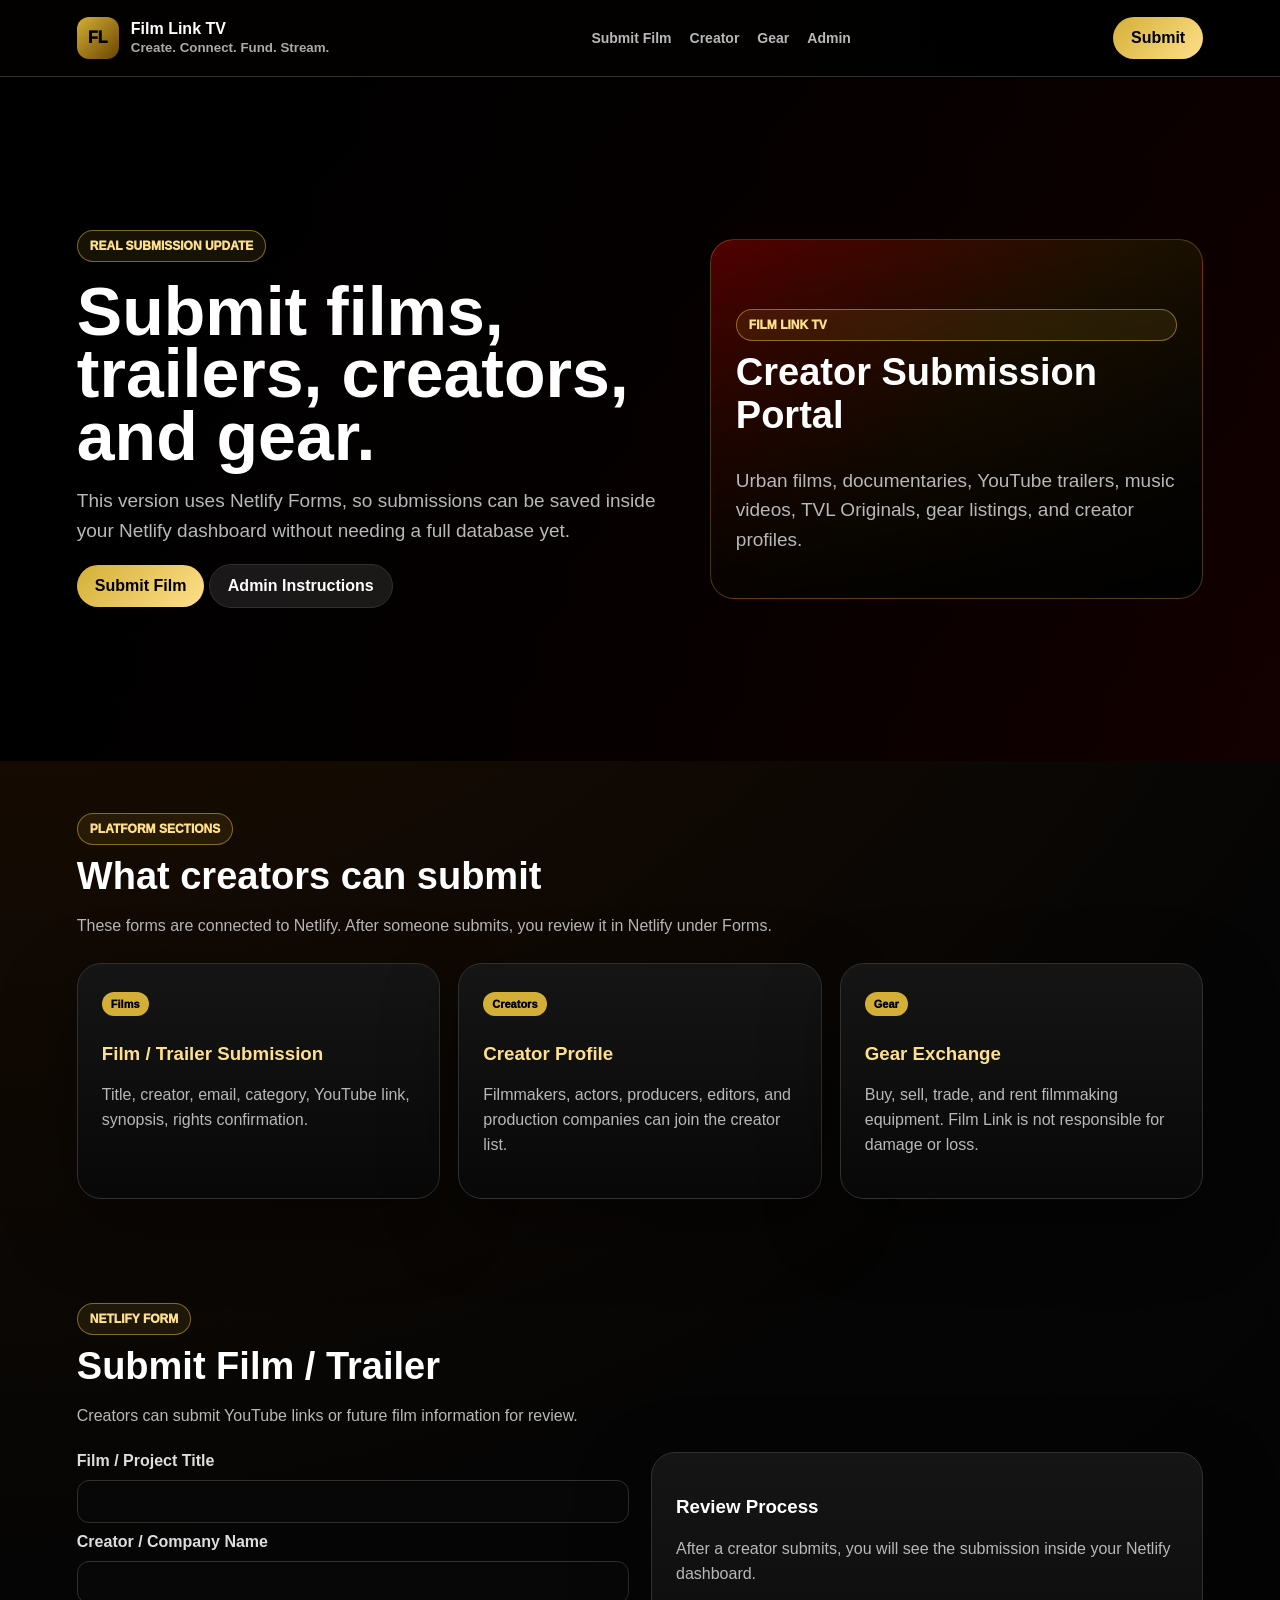
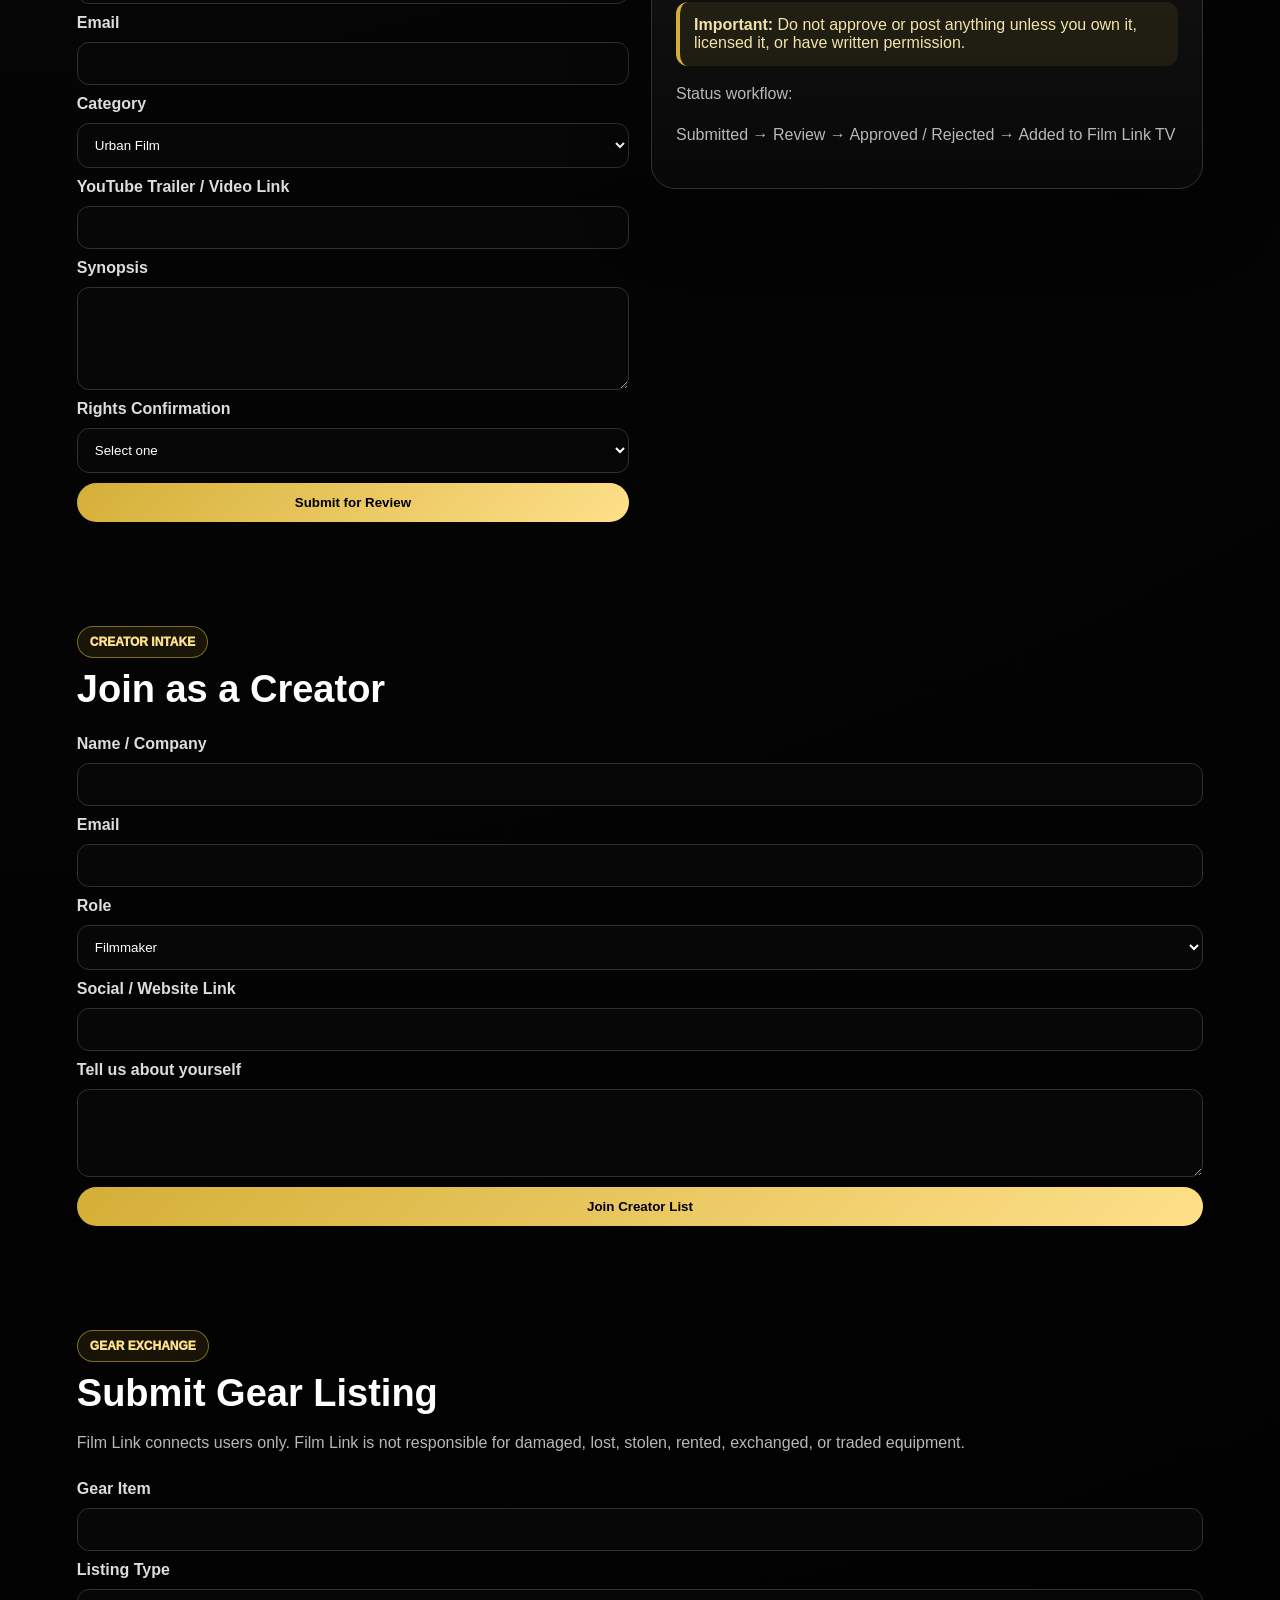
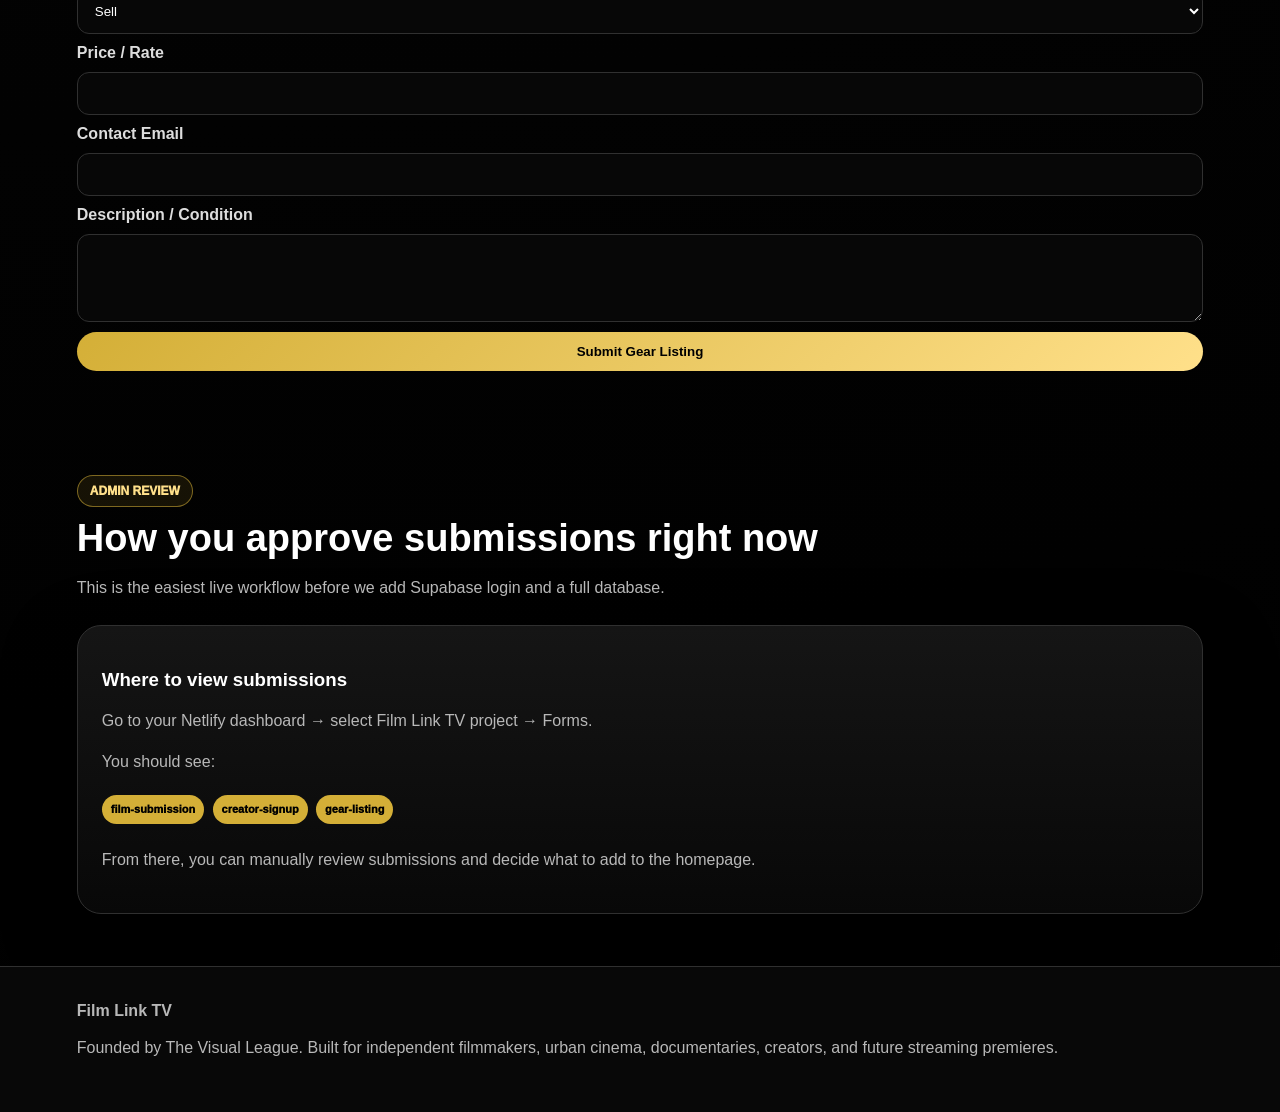
<file: index.html>
<!DOCTYPE html>
<html lang="en">
<head>
  <meta charset="UTF-8"/>
  <meta name="viewport" content="width=device-width, initial-scale=1.0"/>
  <title>Film Link TV | Submit Films & Creator Work</title>
  <style>
    :root{--bg:#050505;--panel:#111;--gold:#d4af37;--gold2:#ffe08a;--text:#fff;--muted:#b8b8b8;--line:#303030;--red:#650000}
    *{box-sizing:border-box}
    html{scroll-behavior:smooth}
    body{margin:0;background:radial-gradient(circle at top left,#241000,#050505 35%,#000);color:var(--text);font-family:Arial,Helvetica,sans-serif}
    a{text-decoration:none;color:inherit}
    header{position:sticky;top:0;z-index:20;display:flex;justify-content:space-between;align-items:center;padding:17px 6%;background:rgba(0,0,0,.9);border-bottom:1px solid var(--line)}
    .brand{display:flex;gap:12px;align-items:center;font-weight:900}.logo{width:42px;height:42px;border-radius:12px;background:linear-gradient(135deg,var(--gold),#6b4500);color:#000;display:grid;place-items:center;font-weight:1000}
    nav{display:flex;gap:18px;color:var(--muted);font-weight:800;font-size:14px}nav a:hover{color:var(--gold)}
    .btn{display:inline-block;border:0;border-radius:999px;padding:12px 18px;font-weight:900;cursor:pointer}.gold{background:linear-gradient(135deg,var(--gold),var(--gold2));color:#000}.dark{background:#ffffff18;color:white;border:1px solid var(--line)}
    .hero{min-height:76vh;display:grid;grid-template-columns:1.1fr .9fr;gap:30px;align-items:center;padding:80px 6%;background:linear-gradient(90deg,rgba(0,0,0,.95),rgba(0,0,0,.55)),linear-gradient(135deg,#000,#2c0000)}
    .eyebrow{display:inline-block;padding:8px 12px;border-radius:999px;border:1px solid rgba(212,175,55,.55);background:rgba(212,175,55,.1);color:var(--gold2);font-size:12px;font-weight:1000;text-transform:uppercase}
    h1{font-size:68px;line-height:.92;margin:18px 0}h2{font-size:38px;margin:10px 0}p{color:var(--muted);line-height:1.55}.hero p{font-size:19px}
    .panel,.card{background:linear-gradient(180deg,#151515,#080808);border:1px solid var(--line);border-radius:24px;padding:24px;box-shadow:0 25px 75px rgba(0,0,0,.42)}
    .hero-card{min-height:360px;display:flex;flex-direction:column;justify-content:end;background:linear-gradient(180deg,rgba(0,0,0,.1),rgba(0,0,0,.85)),linear-gradient(135deg,#5a0000,#211300,#050505);border-radius:24px;padding:25px;border:1px solid rgba(212,175,55,.3)}
    section{padding:52px 6%}.section-head{max-width:900px;margin-bottom:24px}
    .grid{display:grid;grid-template-columns:repeat(3,1fr);gap:18px}.card h3{color:var(--gold2)}
    form{display:grid;gap:10px}input,select,textarea{width:100%;padding:13px;border-radius:12px;border:1px solid var(--line);background:#070707;color:white}label{font-weight:800;color:#ddd}
    .form-grid{display:grid;grid-template-columns:1fr 1fr;gap:22px;align-items:start}
    .notice{border-left:4px solid var(--gold);background:rgba(212,175,55,.09);padding:14px;border-radius:12px;color:#f3e3aa}
    .tag{display:inline-block;background:var(--gold);color:#000;border-radius:999px;padding:6px 9px;font-size:11px;font-weight:1000;margin:4px 4px 8px 0}
    footer{padding:35px 6%;border-top:1px solid var(--line);background:#080808;color:var(--muted)}
    @media(max-width:900px){nav{display:none}.hero,.form-grid,.grid{grid-template-columns:1fr}h1{font-size:44px}}
  </style>
</head>
<body>
<header>
  <div class="brand"><div class="logo">FL</div><div>Film Link TV<br><small style="color:#aaa">Create. Connect. Fund. Stream.</small></div></div>
  <nav><a href="#submit-film">Submit Film</a><a href="#creator">Creator</a><a href="#gear">Gear</a><a href="#admin">Admin</a></nav>
  <a class="btn gold" href="#submit-film">Submit</a>
</header>

<main>
  <section class="hero">
    <div>
      <span class="eyebrow">Real Submission Update</span>
      <h1>Submit films, trailers, creators, and gear.</h1>
      <p>This version uses Netlify Forms, so submissions can be saved inside your Netlify dashboard without needing a full database yet.</p>
      <a class="btn gold" href="#submit-film">Submit Film</a>
      <a class="btn dark" href="#admin">Admin Instructions</a>
    </div>
    <div class="hero-card">
      <span class="eyebrow">Film Link TV</span>
      <h2>Creator Submission Portal</h2>
      <p>Urban films, documentaries, YouTube trailers, music videos, TVL Originals, gear listings, and creator profiles.</p>
    </div>
  </section>

  <section>
    <div class="section-head">
      <span class="eyebrow">Platform Sections</span>
      <h2>What creators can submit</h2>
      <p>These forms are connected to Netlify. After someone submits, you review it in Netlify under Forms.</p>
    </div>
    <div class="grid">
      <div class="card"><span class="tag">Films</span><h3>Film / Trailer Submission</h3><p>Title, creator, email, category, YouTube link, synopsis, rights confirmation.</p></div>
      <div class="card"><span class="tag">Creators</span><h3>Creator Profile</h3><p>Filmmakers, actors, producers, editors, and production companies can join the creator list.</p></div>
      <div class="card"><span class="tag">Gear</span><h3>Gear Exchange</h3><p>Buy, sell, trade, and rent filmmaking equipment. Film Link is not responsible for damage or loss.</p></div>
    </div>
  </section>

  <section id="submit-film">
    <div class="section-head">
      <span class="eyebrow">Netlify Form</span>
      <h2>Submit Film / Trailer</h2>
      <p>Creators can submit YouTube links or future film information for review.</p>
    </div>

    <div class="form-grid">
      <form name="film-submission" method="POST" data-netlify="true" netlify-honeypot="bot-field" action="/thanks.html">
        <input type="hidden" name="form-name" value="film-submission"/>
        <p style="display:none"><label>Don’t fill this out: <input name="bot-field"/></label></p>

        <label>Film / Project Title</label>
        <input type="text" name="title" required/>

        <label>Creator / Company Name</label>
        <input type="text" name="creator" required/>

        <label>Email</label>
        <input type="email" name="email" required/>

        <label>Category</label>
        <select name="category">
          <option>Urban Film</option>
          <option>Documentary</option>
          <option>Short Film</option>
          <option>Web Series</option>
          <option>Music Video</option>
          <option>TVL Original</option>
          <option>YouTube Theater</option>
        </select>

        <label>YouTube Trailer / Video Link</label>
        <input type="url" name="youtube_link"/>

        <label>Synopsis</label>
        <textarea name="synopsis" rows="5"></textarea>

        <label>Rights Confirmation</label>
        <select name="rights_confirmation" required>
          <option value="">Select one</option>
          <option>I own this content</option>
          <option>I have permission to submit this content</option>
          <option>This is a trailer or YouTube embed submission</option>
        </select>

        <button class="btn gold" type="submit">Submit for Review</button>
      </form>

      <div class="panel">
        <h3>Review Process</h3>
        <p>After a creator submits, you will see the submission inside your Netlify dashboard.</p>
        <div class="notice"><b>Important:</b> Do not approve or post anything unless you own it, licensed it, or have written permission.</div>
        <p>Status workflow:</p>
        <p>Submitted → Review → Approved / Rejected → Added to Film Link TV</p>
      </div>
    </div>
  </section>

  <section id="creator">
    <div class="section-head">
      <span class="eyebrow">Creator Intake</span>
      <h2>Join as a Creator</h2>
    </div>

    <form name="creator-signup" method="POST" data-netlify="true" netlify-honeypot="bot-field" action="/thanks.html">
      <input type="hidden" name="form-name" value="creator-signup"/>
      <p style="display:none"><label>Don’t fill this out: <input name="bot-field"/></label></p>

      <label>Name / Company</label>
      <input type="text" name="name" required/>

      <label>Email</label>
      <input type="email" name="email" required/>

      <label>Role</label>
      <select name="role">
        <option>Filmmaker</option>
        <option>Actor</option>
        <option>Producer</option>
        <option>Editor</option>
        <option>Director of Photography</option>
        <option>Fan</option>
        <option>Investor</option>
      </select>

      <label>Social / Website Link</label>
      <input type="url" name="link"/>

      <label>Tell us about yourself</label>
      <textarea name="bio" rows="4"></textarea>

      <button class="btn gold" type="submit">Join Creator List</button>
    </form>
  </section>

  <section id="gear">
    <div class="section-head">
      <span class="eyebrow">Gear Exchange</span>
      <h2>Submit Gear Listing</h2>
      <p>Film Link connects users only. Film Link is not responsible for damaged, lost, stolen, rented, exchanged, or traded equipment.</p>
    </div>

    <form name="gear-listing" method="POST" data-netlify="true" netlify-honeypot="bot-field" action="/thanks.html">
      <input type="hidden" name="form-name" value="gear-listing"/>
      <p style="display:none"><label>Don’t fill this out: <input name="bot-field"/></label></p>

      <label>Gear Item</label>
      <input type="text" name="gear_item" required/>

      <label>Listing Type</label>
      <select name="listing_type">
        <option>Sell</option>
        <option>Rent</option>
        <option>Trade</option>
        <option>Auction</option>
      </select>

      <label>Price / Rate</label>
      <input type="text" name="price"/>

      <label>Contact Email</label>
      <input type="email" name="email" required/>

      <label>Description / Condition</label>
      <textarea name="description" rows="4"></textarea>

      <button class="btn gold" type="submit">Submit Gear Listing</button>
    </form>
  </section>

  <section id="admin">
    <div class="section-head">
      <span class="eyebrow">Admin Review</span>
      <h2>How you approve submissions right now</h2>
      <p>This is the easiest live workflow before we add Supabase login and a full database.</p>
    </div>
    <div class="panel">
      <h3>Where to view submissions</h3>
      <p>Go to your Netlify dashboard → select Film Link TV project → Forms.</p>
      <p>You should see:</p>
      <p><span class="tag">film-submission</span> <span class="tag">creator-signup</span> <span class="tag">gear-listing</span></p>
      <p>From there, you can manually review submissions and decide what to add to the homepage.</p>
    </div>
  </section>
</main>

<footer>
  <strong>Film Link TV</strong>
  <p>Founded by The Visual League. Built for independent filmmakers, urban cinema, documentaries, creators, and future streaming premieres.</p>
</footer>
</body>
</html>
</file>
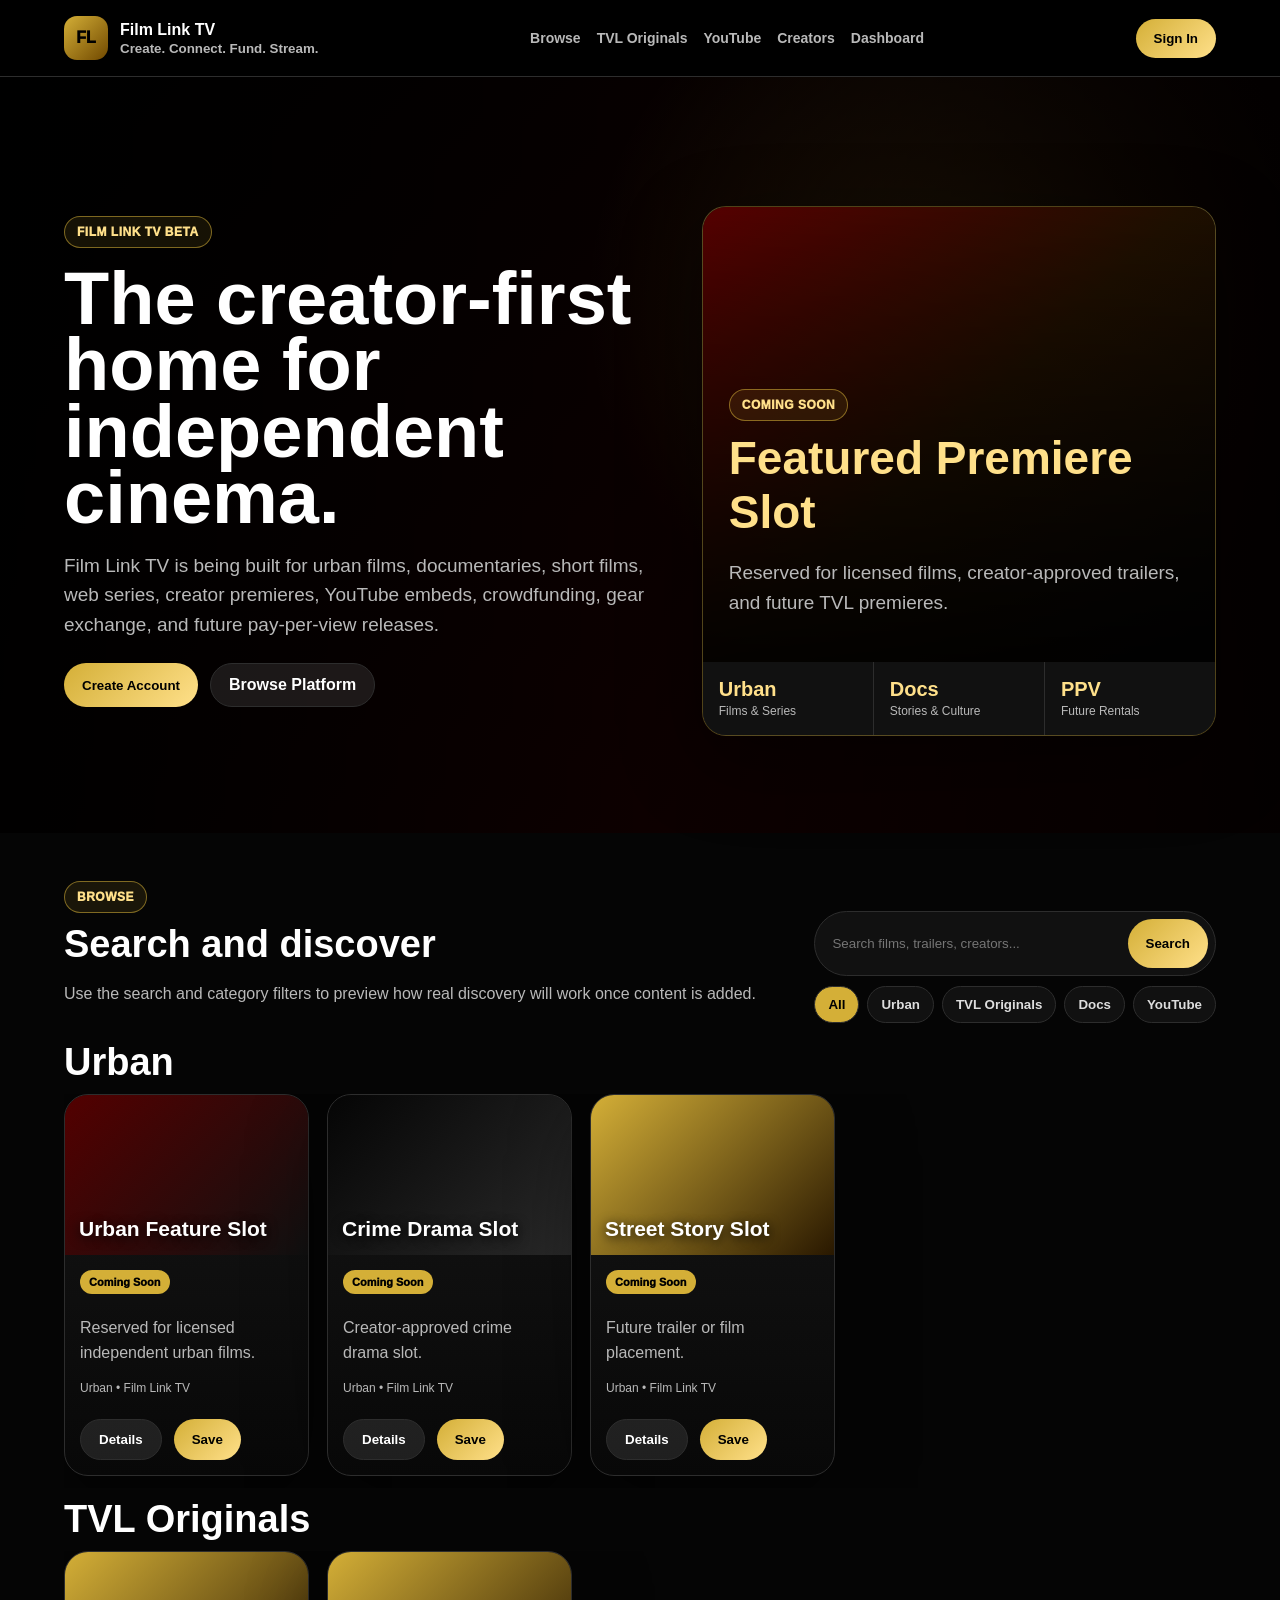
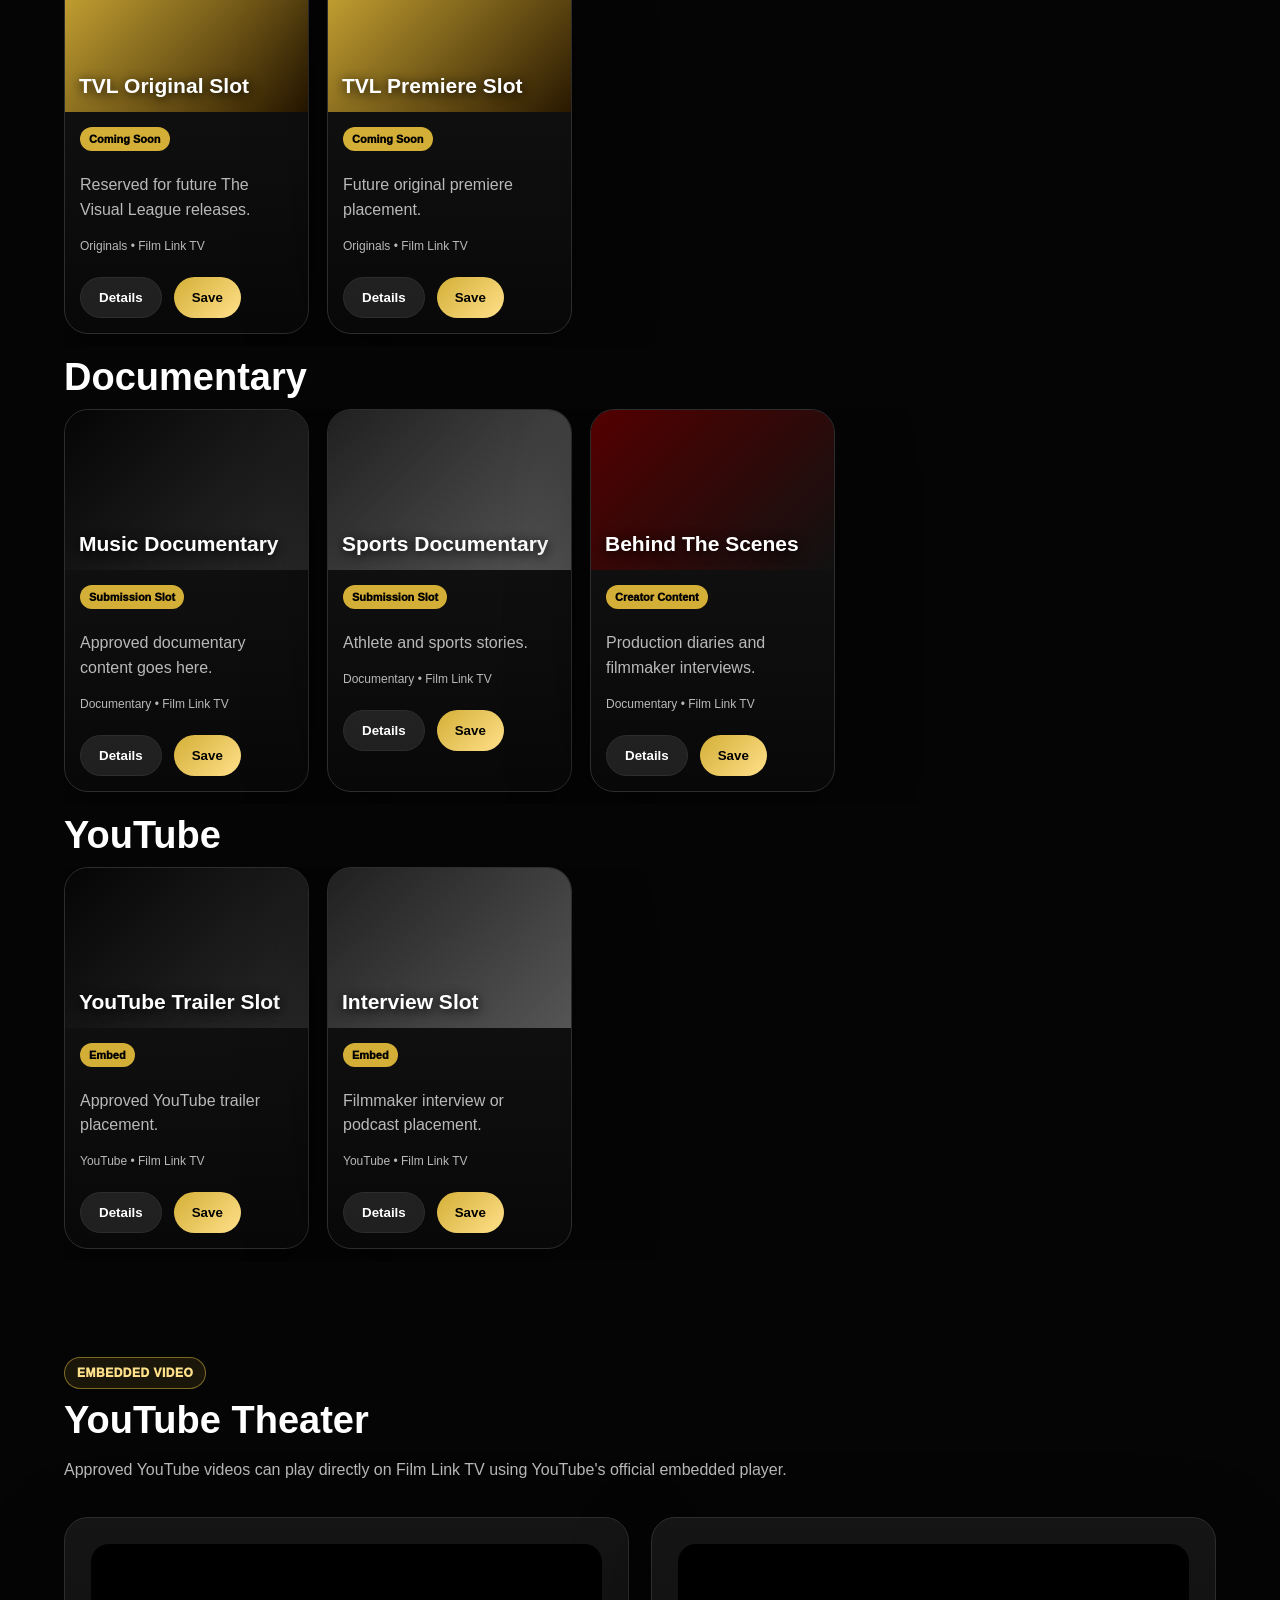
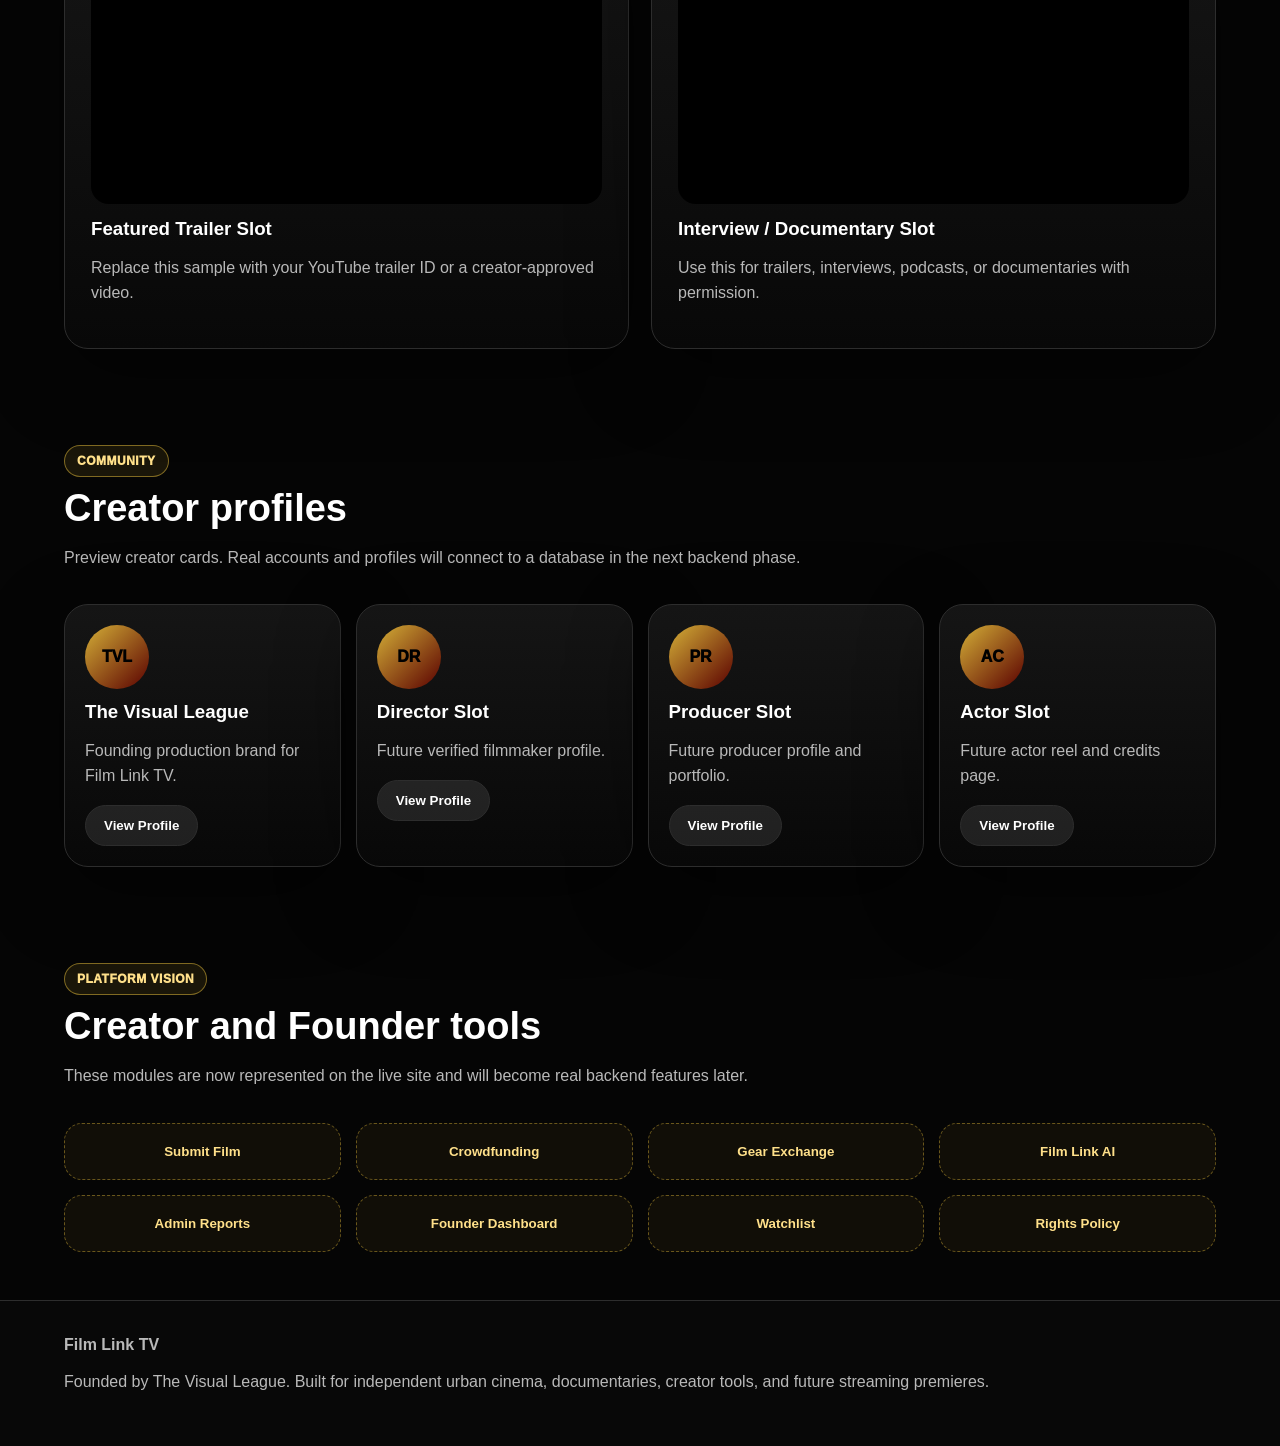
<file: admin.html>
<!DOCTYPE html>
<html lang="en">
<head>
  <meta charset="UTF-8" />
  <meta name="viewport" content="width=device-width, initial-scale=1.0" />
  <title>Film Link TV | Independent Cinema Platform</title>
  <style>
    :root{
      --bg:#050505; --panel:#111; --panel2:#181818; --gold:#d4af37; --gold2:#ffe08a;
      --text:#fff; --muted:#b9b9b9; --line:#2d2d2d; --red:#620000; --green:#63ffa5;
    }
    *{box-sizing:border-box}
    html{scroll-behavior:smooth}
    body{margin:0;background:#050505;color:var(--text);font-family:Arial,Helvetica,sans-serif}
    a{text-decoration:none;color:inherit}
    header{position:sticky;top:0;z-index:50;display:flex;justify-content:space-between;align-items:center;padding:16px 5%;background:rgba(0,0,0,.9);backdrop-filter:blur(14px);border-bottom:1px solid var(--line)}
    .brand{display:flex;gap:12px;align-items:center;font-weight:900}.logo{width:44px;height:44px;border-radius:13px;background:linear-gradient(135deg,var(--gold),#714900);color:#000;display:grid;place-items:center;font-weight:1000}
    .brand small{display:block;color:var(--muted);font-weight:600;margin-top:2px}
    nav{display:flex;gap:16px;color:var(--muted);font-size:14px;font-weight:800}nav a:hover{color:var(--gold)}
    .btn{display:inline-block;border:0;border-radius:999px;padding:12px 18px;font-weight:900;cursor:pointer}
    .gold{background:linear-gradient(135deg,var(--gold),var(--gold2));color:#000}.dark{background:#ffffff18;color:#fff;border:1px solid var(--line)}.danger{background:#7a0000;color:#fff}
    .hero{min-height:84vh;padding:88px 5% 56px;display:grid;grid-template-columns:1.08fr .92fr;gap:34px;align-items:center;background:linear-gradient(90deg,rgba(0,0,0,.96),rgba(0,0,0,.55),rgba(0,0,0,.9)),radial-gradient(circle at 75% 30%,rgba(212,175,55,.28),transparent 34%),linear-gradient(135deg,#000,#2a0000)}
    .eyebrow{display:inline-block;padding:8px 12px;border:1px solid rgba(212,175,55,.55);border-radius:999px;background:rgba(212,175,55,.1);color:var(--gold2);font-size:12px;font-weight:1000;text-transform:uppercase;letter-spacing:.5px}
    h1{font-size:74px;line-height:.9;margin:18px 0}h2{font-size:38px;margin:10px 0}h3{margin:10px 0}
    p{color:var(--muted);line-height:1.55}.hero p{font-size:19px;max-width:750px}.actions{display:flex;gap:12px;flex-wrap:wrap;margin-top:24px}
    .hero-poster,.panel,.tile,.creator-card,.modal-box{background:linear-gradient(180deg,#151515,#080808);border:1px solid var(--line);border-radius:24px;box-shadow:0 25px 80px rgba(0,0,0,.45)}
    .hero-poster{overflow:hidden;border-color:rgba(212,175,55,.35)}
    .poster-art{height:455px;display:flex;align-items:end;padding:26px;background:linear-gradient(180deg,rgba(0,0,0,.05),rgba(0,0,0,.88)),linear-gradient(135deg,#5a0000,#201000,#050505)}
    .poster-art h2{color:var(--gold2);font-size:46px}
    .poster-bottom{display:grid;grid-template-columns:repeat(3,1fr);gap:1px;background:var(--line)}.poster-bottom div{background:#111;padding:16px}.poster-bottom strong{display:block;color:var(--gold2);font-size:20px}.poster-bottom span{color:var(--muted);font-size:12px}
    section{padding:48px 5%}.section-head{display:flex;justify-content:space-between;align-items:end;gap:20px;margin-bottom:18px}.section-head p{max-width:760px}
    .searchbar{display:flex;gap:10px;background:#111;border:1px solid var(--line);border-radius:999px;padding:7px;min-width:340px}.searchbar input{flex:1;background:transparent;border:0;color:#fff;padding:10px;outline:none}
    .filters{display:flex;gap:8px;flex-wrap:wrap;margin-top:10px}.filter{border:1px solid var(--line);background:#111;color:#ddd;border-radius:999px;padding:10px 13px;font-weight:800;cursor:pointer}.filter.active{background:var(--gold);color:#000}
    .row{display:flex;gap:18px;overflow-x:auto;padding-bottom:12px;scroll-snap-type:x mandatory}.row::-webkit-scrollbar{height:8px}.row::-webkit-scrollbar-thumb{background:#333;border-radius:999px}
    .tile{min-width:245px;max-width:245px;overflow:hidden;scroll-snap-align:start;transition:.2s transform,.2s border-color}.tile:hover{transform:translateY(-6px);border-color:rgba(212,175,55,.65)}
    .thumb{height:160px;padding:14px;display:flex;align-items:end;background:linear-gradient(180deg,rgba(0,0,0,.08),rgba(0,0,0,.82)),linear-gradient(135deg,#3a0000,#111)}
    .thumb.goldbg{background:linear-gradient(135deg,#d4af37,#291800)}.thumb.gray{background:linear-gradient(135deg,#202020,#555)}.thumb.black{background:linear-gradient(135deg,#050505,#292929)}.thumb.red{background:linear-gradient(135deg,#530000,#111)}
    .thumb h3{margin:0;text-shadow:0 2px 12px #000;font-size:21px}.tile-body{padding:15px}
    .tag{display:inline-block;background:var(--gold);color:#000;border-radius:999px;padding:6px 9px;font-size:11px;font-weight:1000;margin-bottom:6px}.meta{font-size:12px;color:var(--muted)}
    .feature-grid{display:grid;grid-template-columns:1fr 1fr;gap:22px}.panel{padding:26px}iframe{width:100%;height:260px;border:0;border-radius:18px;background:#000}
    input,select,textarea{width:100%;padding:13px;border-radius:12px;border:1px solid var(--line);background:#070707;color:white;margin:7px 0}
    .tool-grid,.creator-grid{display:grid;grid-template-columns:repeat(4,1fr);gap:15px}.tool{border:1px dashed rgba(212,175,55,.45);border-radius:18px;padding:20px;text-align:center;color:var(--gold2);font-weight:900;background:rgba(212,175,55,.06)}
    .creator-card{padding:20px}.avatar{width:64px;height:64px;border-radius:50%;background:linear-gradient(135deg,var(--gold),#5a0000);color:#000;display:grid;place-items:center;font-weight:1000;margin-bottom:12px}
    .modal{position:fixed;inset:0;display:none;place-items:center;background:rgba(0,0,0,.82);z-index:200;padding:20px}.modal.show{display:grid}.modal-box{max-width:780px;width:100%;padding:24px;max-height:88vh;overflow:auto}
    .close{float:right}.success{color:var(--green);font-weight:900}
    footer{padding:35px 5%;border-top:1px solid var(--line);background:#080808;color:var(--muted)}
    @media(max-width:920px){nav{display:none}.hero,.feature-grid{grid-template-columns:1fr}h1{font-size:45px}.poster-art{height:330px}.section-head{display:block}.searchbar{min-width:0;width:100%;margin-top:14px}.tool-grid,.creator-grid{grid-template-columns:1fr 1fr}.poster-bottom{grid-template-columns:1fr}.tile{min-width:225px}}
  </style>
</head>
<body>
<header>
  <div class="brand"><div class="logo">FL</div><div>Film Link TV<small>Create. Connect. Fund. Stream.</small></div></div>
  <nav><a href="#browse">Browse</a><a href="#originals">TVL Originals</a><a href="#youtube">YouTube</a><a href="#creators">Creators</a><a href="#dashboard">Dashboard</a></nav>
  <button class="btn gold" onclick="openModal('login')">Sign In</button>
</header>

<main>
  <section class="hero">
    <div>
      <span class="eyebrow">Film Link TV Beta</span>
      <h1>The creator-first home for independent cinema.</h1>
      <p>Film Link TV is being built for urban films, documentaries, short films, web series, creator premieres, YouTube embeds, crowdfunding, gear exchange, and future pay-per-view releases.</p>
      <div class="actions">
        <button class="btn gold" onclick="openModal('signup')">Create Account</button>
        <a href="#browse" class="btn dark">Browse Platform</a>
      </div>
      <p id="welcomeMsg" class="success"></p>
    </div>
    <div class="hero-poster">
      <div class="poster-art">
        <div><span class="eyebrow">Coming Soon</span><h2>Featured Premiere Slot</h2><p>Reserved for licensed films, creator-approved trailers, and future TVL premieres.</p></div>
      </div>
      <div class="poster-bottom"><div><strong>Urban</strong><span>Films & Series</span></div><div><strong>Docs</strong><span>Stories & Culture</span></div><div><strong>PPV</strong><span>Future Rentals</span></div></div>
    </div>
  </section>

  <section id="browse">
    <div class="section-head">
      <div><span class="eyebrow">Browse</span><h2>Search and discover</h2><p>Use the search and category filters to preview how real discovery will work once content is added.</p></div>
      <div>
        <div class="searchbar"><input id="searchInput" placeholder="Search films, trailers, creators..." oninput="renderRows()" /><button class="btn gold" onclick="renderRows()">Search</button></div>
        <div class="filters"><button class="filter active" onclick="setFilter('All',this)">All</button><button class="filter" onclick="setFilter('Urban',this)">Urban</button><button class="filter" onclick="setFilter('Originals',this)">TVL Originals</button><button class="filter" onclick="setFilter('Documentary',this)">Docs</button><button class="filter" onclick="setFilter('YouTube',this)">YouTube</button></div>
      </div>
    </div>
    <div id="dynamicRows"></div>
  </section>

  <section id="youtube">
    <div class="section-head"><div><span class="eyebrow">Embedded Video</span><h2>YouTube Theater</h2><p>Approved YouTube videos can play directly on Film Link TV using YouTube's official embedded player.</p></div></div>
    <div class="feature-grid">
      <div class="panel"><iframe src="https://www.youtube.com/embed/dQw4w9WgXcQ" allowfullscreen></iframe><h3>Featured Trailer Slot</h3><p>Replace this sample with your YouTube trailer ID or a creator-approved video.</p></div>
      <div class="panel"><iframe src="https://www.youtube.com/embed/dQw4w9WgXcQ" allowfullscreen></iframe><h3>Interview / Documentary Slot</h3><p>Use this for trailers, interviews, podcasts, or documentaries with permission.</p></div>
    </div>
  </section>

  <section id="creators">
    <div class="section-head"><div><span class="eyebrow">Community</span><h2>Creator profiles</h2><p>Preview creator cards. Real accounts and profiles will connect to a database in the next backend phase.</p></div></div>
    <div class="creator-grid">
      <div class="creator-card"><div class="avatar">TVL</div><h3>The Visual League</h3><p>Founding production brand for Film Link TV.</p><button class="btn dark" onclick="openModal('creator')">View Profile</button></div>
      <div class="creator-card"><div class="avatar">DR</div><h3>Director Slot</h3><p>Future verified filmmaker profile.</p><button class="btn dark" onclick="openModal('creator')">View Profile</button></div>
      <div class="creator-card"><div class="avatar">PR</div><h3>Producer Slot</h3><p>Future producer profile and portfolio.</p><button class="btn dark" onclick="openModal('creator')">View Profile</button></div>
      <div class="creator-card"><div class="avatar">AC</div><h3>Actor Slot</h3><p>Future actor reel and credits page.</p><button class="btn dark" onclick="openModal('creator')">View Profile</button></div>
    </div>
  </section>

  <section id="dashboard">
    <div class="section-head"><div><span class="eyebrow">Platform Vision</span><h2>Creator and Founder tools</h2><p>These modules are now represented on the live site and will become real backend features later.</p></div></div>
    <div class="tool-grid">
      <button class="tool" onclick="openModal('submit')">Submit Film</button><button class="tool" onclick="openModal('funding')">Crowdfunding</button><button class="tool" onclick="openModal('gear')">Gear Exchange</button><button class="tool" onclick="openModal('ai')">Film Link AI</button>
      <button class="tool" onclick="openModal('admin')">Admin Reports</button><button class="tool" onclick="openModal('founder')">Founder Dashboard</button><button class="tool" onclick="openModal('watchlist')">Watchlist</button><button class="tool" onclick="openModal('rights')">Rights Policy</button>
    </div>
  </section>
</main>

<div id="modal" class="modal" onclick="if(event.target.id==='modal')closeModal()"><div class="modal-box"><button class="btn dark close" onclick="closeModal()">Close</button><div id="modalContent"></div></div></div>

<footer>
  <strong>Film Link TV</strong>
  <p>Founded by The Visual League. Built for independent urban cinema, documentaries, creator tools, and future streaming premieres.</p>
</footer>

<script>
const titles = [
  {name:"Urban Feature Slot", category:"Urban", tag:"Coming Soon", desc:"Reserved for licensed independent urban films.", style:"red"},
  {name:"Crime Drama Slot", category:"Urban", tag:"Coming Soon", desc:"Creator-approved crime drama slot.", style:"black"},
  {name:"Street Story Slot", category:"Urban", tag:"Coming Soon", desc:"Future trailer or film placement.", style:"goldbg"},
  {name:"TVL Original Slot", category:"Originals", tag:"Coming Soon", desc:"Reserved for future The Visual League releases.", style:"goldbg"},
  {name:"TVL Premiere Slot", category:"Originals", tag:"Coming Soon", desc:"Future original premiere placement.", style:"goldbg"},
  {name:"Music Documentary", category:"Documentary", tag:"Submission Slot", desc:"Approved documentary content goes here.", style:"black"},
  {name:"Sports Documentary", category:"Documentary", tag:"Submission Slot", desc:"Athlete and sports stories.", style:"gray"},
  {name:"Behind The Scenes", category:"Documentary", tag:"Creator Content", desc:"Production diaries and filmmaker interviews.", style:"red"},
  {name:"YouTube Trailer Slot", category:"YouTube", tag:"Embed", desc:"Approved YouTube trailer placement.", style:"black"},
  {name:"Interview Slot", category:"YouTube", tag:"Embed", desc:"Filmmaker interview or podcast placement.", style:"gray"}
];
let activeFilter = "All";
let watchlist = JSON.parse(localStorage.getItem("filmLinkWatchlist") || "[]");
let currentUser = localStorage.getItem("filmLinkUser") || "";

function setFilter(filter, btn){
  activeFilter = filter;
  document.querySelectorAll(".filter").forEach(b=>b.classList.remove("active"));
  btn.classList.add("active");
  renderRows();
}
function renderRows(){
  const q = (document.getElementById("searchInput")?.value || "").toLowerCase();
  const filtered = titles.filter(t => (activeFilter==="All" || t.category===activeFilter) && (t.name.toLowerCase().includes(q) || t.category.toLowerCase().includes(q) || t.desc.toLowerCase().includes(q)));
  const groups = ["Urban","Originals","Documentary","YouTube"];
  document.getElementById("dynamicRows").innerHTML = groups.map(g=>{
    const items = filtered.filter(t=>t.category===g);
    if(!items.length) return "";
    return `<h2 id="${g==='Originals'?'originals':''}">${g === "Originals" ? "TVL Originals" : g}</h2><div class="row">${items.map(tile).join("")}</div>`;
  }).join("") || `<div class="panel"><h3>No results found.</h3><p>Try a different search or category.</p></div>`;
}
function tile(t){
  const saved = watchlist.includes(t.name);
  return `<div class="tile"><div class="thumb ${t.style}"><h3>${t.name}</h3></div><div class="tile-body"><span class="tag">${t.tag}</span><p>${t.desc}</p><div class="meta">${t.category} • Film Link TV</div><div class="actions"><button class="btn dark" onclick="openMovie('${t.name}')">Details</button><button class="btn gold" onclick="toggleWatchlist('${t.name}')">${saved?'Saved':'Save'}</button></div></div></div>`;
}
function toggleWatchlist(name){
  if(watchlist.includes(name)) watchlist = watchlist.filter(x=>x!==name); else watchlist.push(name);
  localStorage.setItem("filmLinkWatchlist", JSON.stringify(watchlist));
  renderRows();
}
function openMovie(name){
  const t = titles.find(x=>x.name===name);
  openModalHTML(`<h2>${t.name}</h2><span class="tag">${t.tag}</span><p>${t.desc}</p><p><b>Category:</b> ${t.category}</p><p class="meta">This is a placeholder detail page. Real movie pages will include poster, trailer, cast, crew, runtime, ratings, reviews, comments, PPV settings, and rights information.</p><button class="btn gold" onclick="toggleWatchlist('${t.name}')">Add / Remove Watchlist</button>`);
}
function openModal(type){
  const content = {
    login:`<h2>Sign In</h2><input id="loginName" placeholder="Name or email"><button class="btn gold" onclick="login()">Sign In Demo</button><p class="meta">Demo only. Real login will use a secure backend later.</p>`,
    signup:`<h2>Create Account</h2><input id="loginName" placeholder="Your name"><select><option>Filmmaker</option><option>Actor</option><option>Producer</option><option>Viewer</option><option>Investor</option></select><button class="btn gold" onclick="login()">Create Demo Account</button>`,
    creator:`<h2>Creator Profile Preview</h2><p><b>The Visual League</b></p><p>Founder brand for Film Link TV. Future profile pages will include reels, credits, films, awards, social links, and contact options.</p>`,
    submit:`<h2>Submit Film</h2><input placeholder="Film title"><input placeholder="YouTube link or trailer URL"><select><option>Urban Film</option><option>Documentary</option><option>Short Film</option><option>Web Series</option></select><textarea placeholder="Synopsis"></textarea><button class="btn gold">Submit Draft</button>`,
    funding:`<h2>Crowdfunding Preview</h2><p>Creators will raise money for films, premieres, production, and post-production.</p><input placeholder="Campaign title"><input placeholder="Funding goal"><button class="btn gold">Create Campaign Draft</button>`,
    gear:`<h2>Gear Exchange</h2><p>Buy, sell, trade, rent, and auction film equipment. Film Link is not responsible for damaged, lost, stolen, rented, exchanged, or traded equipment.</p><input placeholder="Gear item"><select><option>Sell</option><option>Rent</option><option>Trade</option><option>Auction</option></select><button class="btn gold">Create Listing Draft</button>`,
    ai:`<h2>Film Link AI</h2><textarea id="aiPrompt" placeholder="Ask for a logline, budget, shot list, pitch deck, or marketing copy..."></textarea><button class="btn gold" onclick="aiReply()">Generate Demo</button><p id="aiOut"></p>`,
    admin:`<h2>Admin Reports</h2><p>Future admins can review reported movies, profiles, comments, campaigns, ads, gear listings, and messages. Major actions can require approval.</p><button class="btn danger">Review Queue Demo</button>`,
    founder:`<h2>Founder Dashboard</h2><p>Founder-only controls: feature movies, manage PPV fees, freeze payouts, approve modules, review admin actions, and enable future features.</p><button class="btn gold">Founder Controls Demo</button>`,
    watchlist:`<h2>Your Watchlist</h2>${watchlist.length ? watchlist.map(x=>`<p>⭐ ${x}</p>`).join("") : "<p>No saved titles yet.</p>"}`,
    rights:`<h2>Rights Policy</h2><p>Film Link TV will only host or embed content that is owned, licensed, public-domain, creator-approved, or otherwise legally cleared. Users can report copyright or rights issues for staff review.</p>`
  }[type];
  openModalHTML(content);
}
function openModalHTML(html){
  document.getElementById("modalContent").innerHTML = html;
  document.getElementById("modal").classList.add("show");
}
function closeModal(){document.getElementById("modal").classList.remove("show")}
function login(){
  const name = document.getElementById("loginName").value || "Creator";
  currentUser = name;
  localStorage.setItem("filmLinkUser", name);
  document.getElementById("welcomeMsg").textContent = `Welcome to Film Link TV, ${name}.`;
  closeModal();
}
function aiReply(){
  const p = document.getElementById("aiPrompt").value || "your film idea";
  document.getElementById("aiOut").innerHTML = `<b>Film Link AI Demo:</b> Start with a strong logline, define your target audience, list your budget range, and add a clean trailer hook based on: "${p}"`;
}
if(currentUser){document.getElementById("welcomeMsg").textContent = `Welcome back, ${currentUser}.`;}
renderRows();
</script>
</body>
</html>
</file>
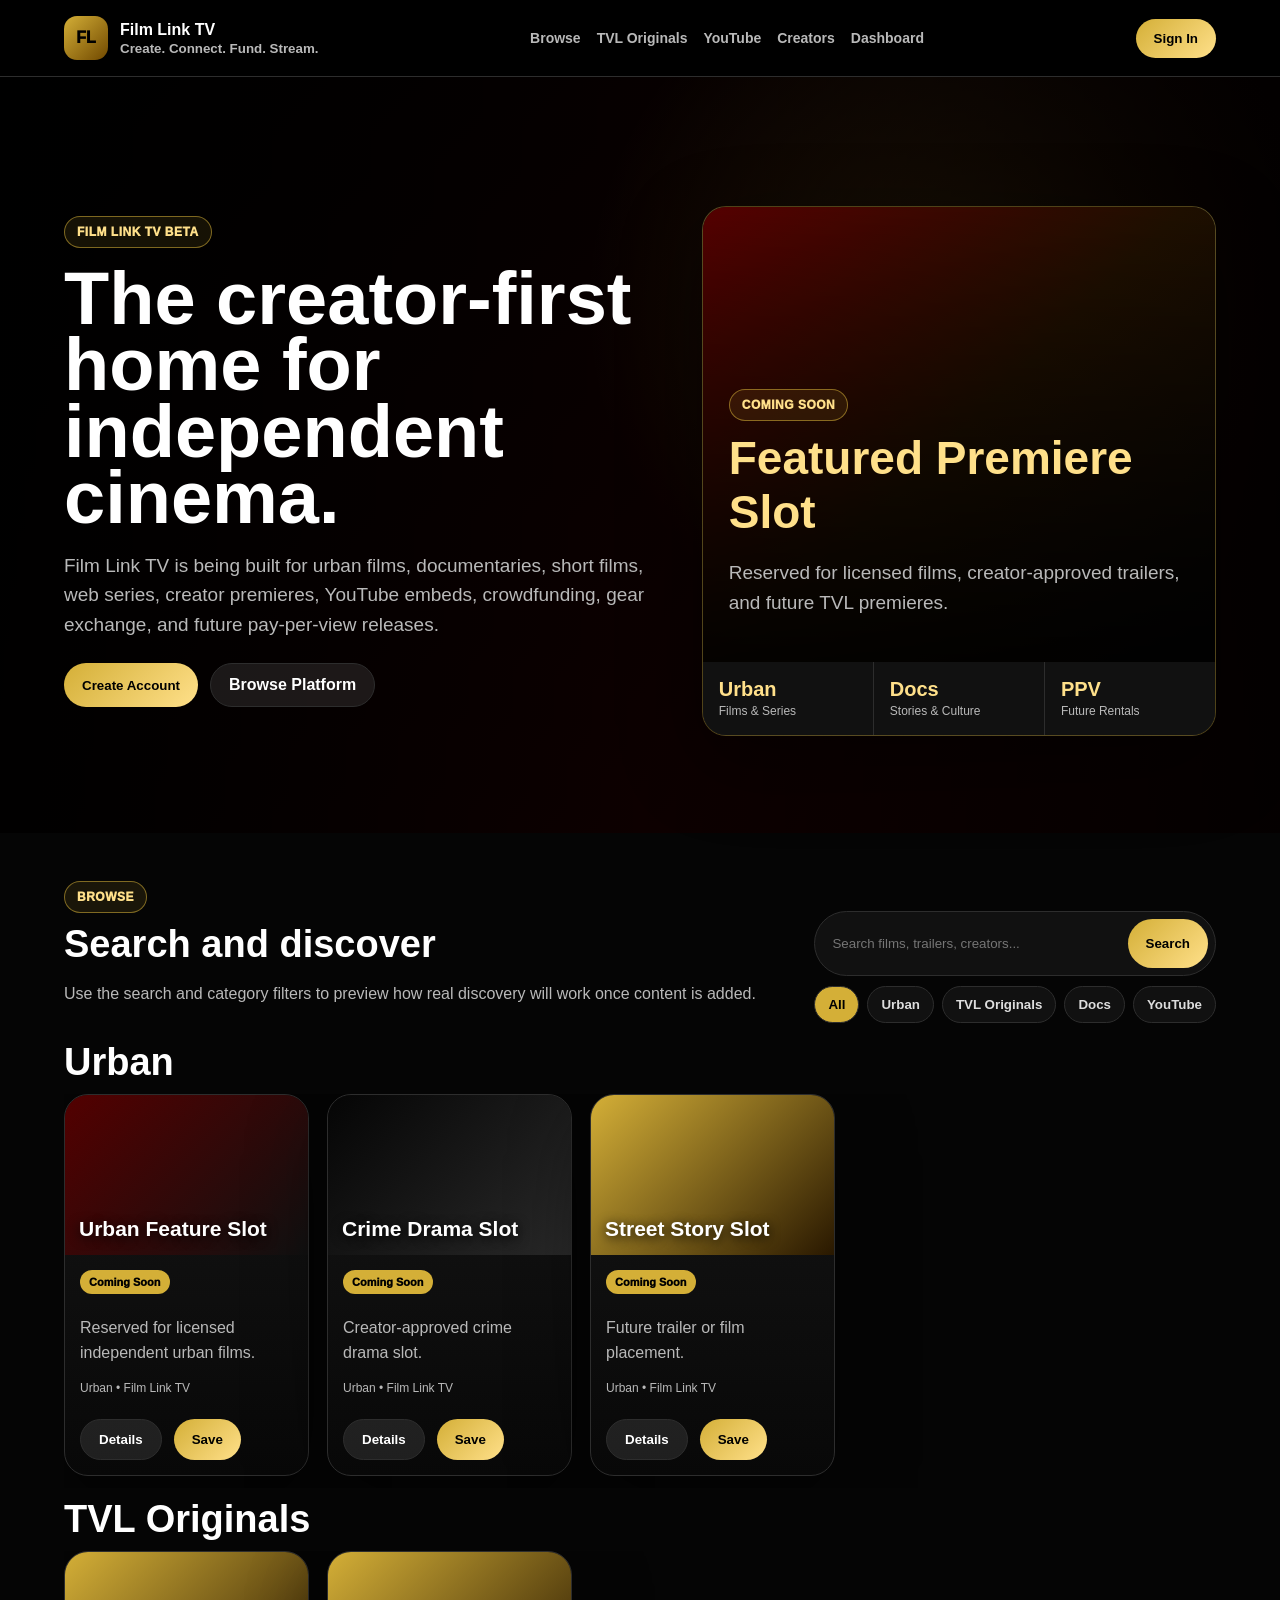
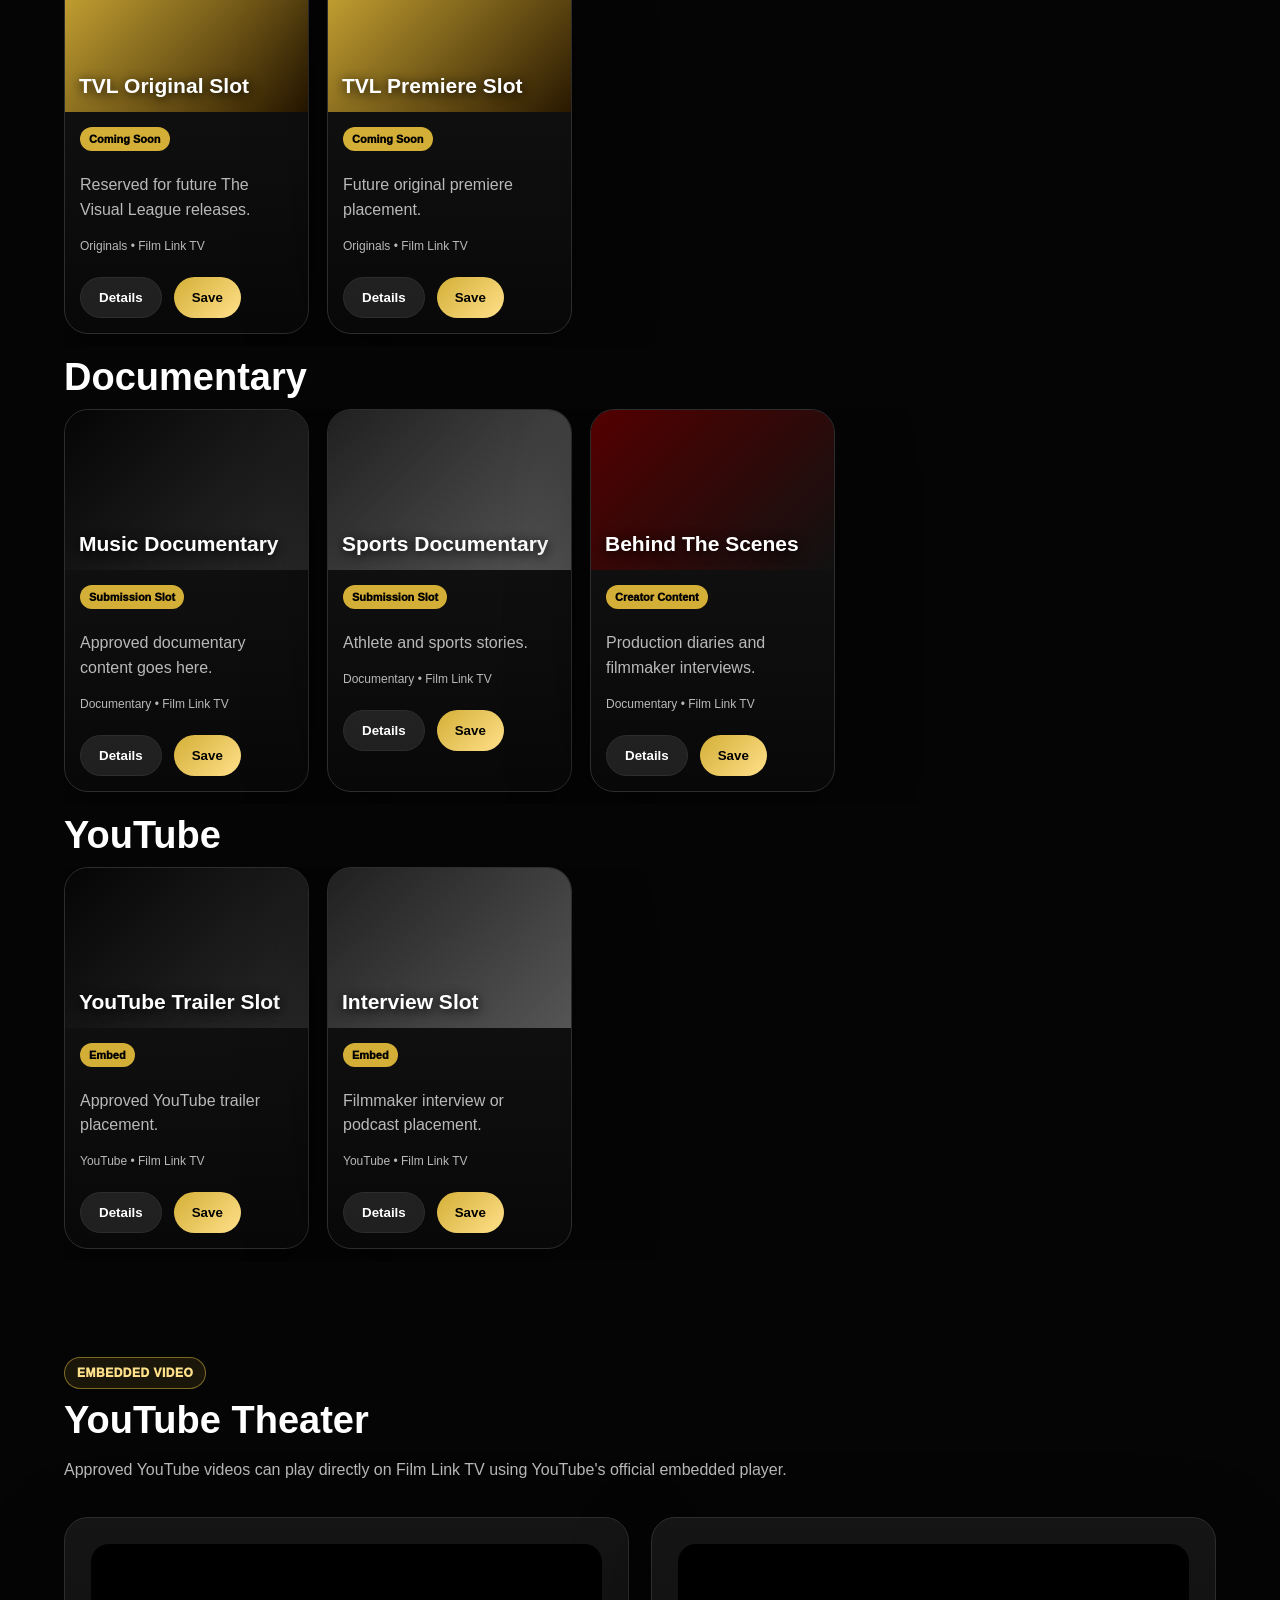
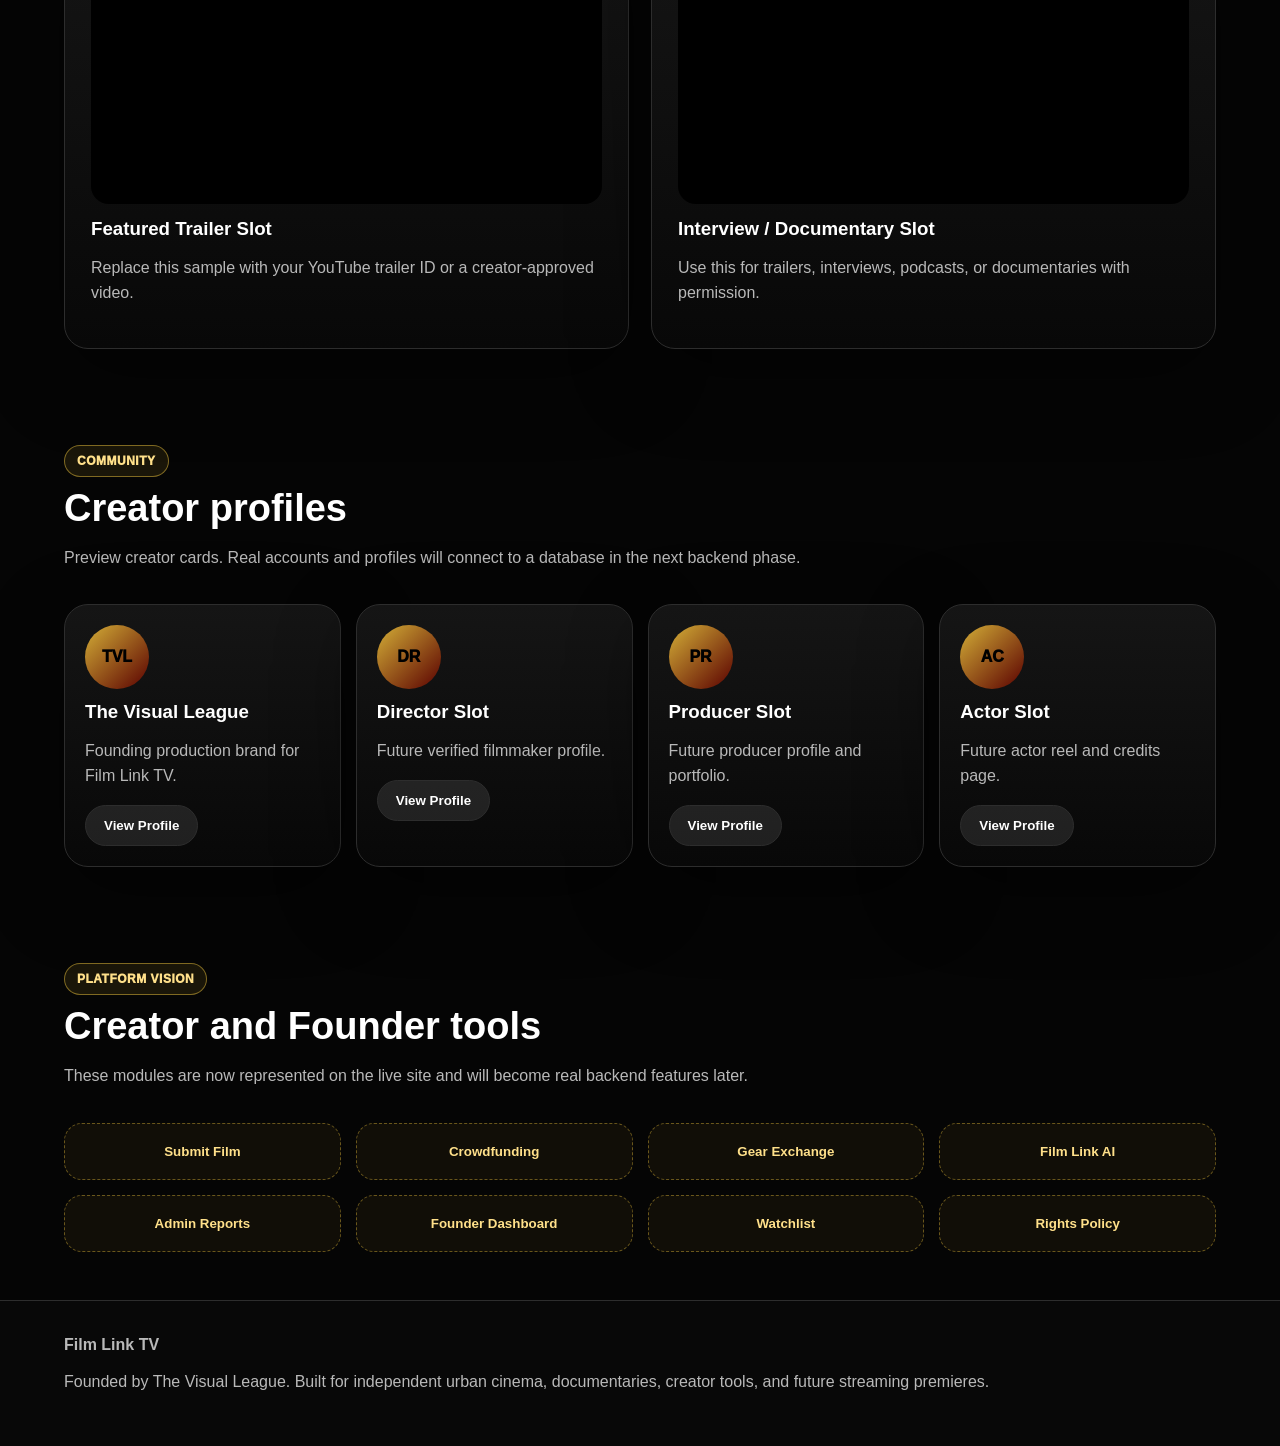
<file: index(2).html>
<!DOCTYPE html>
<html lang="en">
<head>
  <meta charset="UTF-8" />
  <meta name="viewport" content="width=device-width, initial-scale=1.0" />
  <title>Film Link TV | Independent Cinema Platform</title>
  <style>
    :root{
      --bg:#050505; --panel:#111; --panel2:#181818; --gold:#d4af37; --gold2:#ffe08a;
      --text:#fff; --muted:#b9b9b9; --line:#2d2d2d; --red:#620000; --green:#63ffa5;
    }
    *{box-sizing:border-box}
    html{scroll-behavior:smooth}
    body{margin:0;background:#050505;color:var(--text);font-family:Arial,Helvetica,sans-serif}
    a{text-decoration:none;color:inherit}
    header{position:sticky;top:0;z-index:50;display:flex;justify-content:space-between;align-items:center;padding:16px 5%;background:rgba(0,0,0,.9);backdrop-filter:blur(14px);border-bottom:1px solid var(--line)}
    .brand{display:flex;gap:12px;align-items:center;font-weight:900}.logo{width:44px;height:44px;border-radius:13px;background:linear-gradient(135deg,var(--gold),#714900);color:#000;display:grid;place-items:center;font-weight:1000}
    .brand small{display:block;color:var(--muted);font-weight:600;margin-top:2px}
    nav{display:flex;gap:16px;color:var(--muted);font-size:14px;font-weight:800}nav a:hover{color:var(--gold)}
    .btn{display:inline-block;border:0;border-radius:999px;padding:12px 18px;font-weight:900;cursor:pointer}
    .gold{background:linear-gradient(135deg,var(--gold),var(--gold2));color:#000}.dark{background:#ffffff18;color:#fff;border:1px solid var(--line)}.danger{background:#7a0000;color:#fff}
    .hero{min-height:84vh;padding:88px 5% 56px;display:grid;grid-template-columns:1.08fr .92fr;gap:34px;align-items:center;background:linear-gradient(90deg,rgba(0,0,0,.96),rgba(0,0,0,.55),rgba(0,0,0,.9)),radial-gradient(circle at 75% 30%,rgba(212,175,55,.28),transparent 34%),linear-gradient(135deg,#000,#2a0000)}
    .eyebrow{display:inline-block;padding:8px 12px;border:1px solid rgba(212,175,55,.55);border-radius:999px;background:rgba(212,175,55,.1);color:var(--gold2);font-size:12px;font-weight:1000;text-transform:uppercase;letter-spacing:.5px}
    h1{font-size:74px;line-height:.9;margin:18px 0}h2{font-size:38px;margin:10px 0}h3{margin:10px 0}
    p{color:var(--muted);line-height:1.55}.hero p{font-size:19px;max-width:750px}.actions{display:flex;gap:12px;flex-wrap:wrap;margin-top:24px}
    .hero-poster,.panel,.tile,.creator-card,.modal-box{background:linear-gradient(180deg,#151515,#080808);border:1px solid var(--line);border-radius:24px;box-shadow:0 25px 80px rgba(0,0,0,.45)}
    .hero-poster{overflow:hidden;border-color:rgba(212,175,55,.35)}
    .poster-art{height:455px;display:flex;align-items:end;padding:26px;background:linear-gradient(180deg,rgba(0,0,0,.05),rgba(0,0,0,.88)),linear-gradient(135deg,#5a0000,#201000,#050505)}
    .poster-art h2{color:var(--gold2);font-size:46px}
    .poster-bottom{display:grid;grid-template-columns:repeat(3,1fr);gap:1px;background:var(--line)}.poster-bottom div{background:#111;padding:16px}.poster-bottom strong{display:block;color:var(--gold2);font-size:20px}.poster-bottom span{color:var(--muted);font-size:12px}
    section{padding:48px 5%}.section-head{display:flex;justify-content:space-between;align-items:end;gap:20px;margin-bottom:18px}.section-head p{max-width:760px}
    .searchbar{display:flex;gap:10px;background:#111;border:1px solid var(--line);border-radius:999px;padding:7px;min-width:340px}.searchbar input{flex:1;background:transparent;border:0;color:#fff;padding:10px;outline:none}
    .filters{display:flex;gap:8px;flex-wrap:wrap;margin-top:10px}.filter{border:1px solid var(--line);background:#111;color:#ddd;border-radius:999px;padding:10px 13px;font-weight:800;cursor:pointer}.filter.active{background:var(--gold);color:#000}
    .row{display:flex;gap:18px;overflow-x:auto;padding-bottom:12px;scroll-snap-type:x mandatory}.row::-webkit-scrollbar{height:8px}.row::-webkit-scrollbar-thumb{background:#333;border-radius:999px}
    .tile{min-width:245px;max-width:245px;overflow:hidden;scroll-snap-align:start;transition:.2s transform,.2s border-color}.tile:hover{transform:translateY(-6px);border-color:rgba(212,175,55,.65)}
    .thumb{height:160px;padding:14px;display:flex;align-items:end;background:linear-gradient(180deg,rgba(0,0,0,.08),rgba(0,0,0,.82)),linear-gradient(135deg,#3a0000,#111)}
    .thumb.goldbg{background:linear-gradient(135deg,#d4af37,#291800)}.thumb.gray{background:linear-gradient(135deg,#202020,#555)}.thumb.black{background:linear-gradient(135deg,#050505,#292929)}.thumb.red{background:linear-gradient(135deg,#530000,#111)}
    .thumb h3{margin:0;text-shadow:0 2px 12px #000;font-size:21px}.tile-body{padding:15px}
    .tag{display:inline-block;background:var(--gold);color:#000;border-radius:999px;padding:6px 9px;font-size:11px;font-weight:1000;margin-bottom:6px}.meta{font-size:12px;color:var(--muted)}
    .feature-grid{display:grid;grid-template-columns:1fr 1fr;gap:22px}.panel{padding:26px}iframe{width:100%;height:260px;border:0;border-radius:18px;background:#000}
    input,select,textarea{width:100%;padding:13px;border-radius:12px;border:1px solid var(--line);background:#070707;color:white;margin:7px 0}
    .tool-grid,.creator-grid{display:grid;grid-template-columns:repeat(4,1fr);gap:15px}.tool{border:1px dashed rgba(212,175,55,.45);border-radius:18px;padding:20px;text-align:center;color:var(--gold2);font-weight:900;background:rgba(212,175,55,.06)}
    .creator-card{padding:20px}.avatar{width:64px;height:64px;border-radius:50%;background:linear-gradient(135deg,var(--gold),#5a0000);color:#000;display:grid;place-items:center;font-weight:1000;margin-bottom:12px}
    .modal{position:fixed;inset:0;display:none;place-items:center;background:rgba(0,0,0,.82);z-index:200;padding:20px}.modal.show{display:grid}.modal-box{max-width:780px;width:100%;padding:24px;max-height:88vh;overflow:auto}
    .close{float:right}.success{color:var(--green);font-weight:900}
    footer{padding:35px 5%;border-top:1px solid var(--line);background:#080808;color:var(--muted)}
    @media(max-width:920px){nav{display:none}.hero,.feature-grid{grid-template-columns:1fr}h1{font-size:45px}.poster-art{height:330px}.section-head{display:block}.searchbar{min-width:0;width:100%;margin-top:14px}.tool-grid,.creator-grid{grid-template-columns:1fr 1fr}.poster-bottom{grid-template-columns:1fr}.tile{min-width:225px}}
  </style>
</head>
<body>
<header>
  <div class="brand"><div class="logo">FL</div><div>Film Link TV<small>Create. Connect. Fund. Stream.</small></div></div>
  <nav><a href="#browse">Browse</a><a href="#originals">TVL Originals</a><a href="#youtube">YouTube</a><a href="#creators">Creators</a><a href="#dashboard">Dashboard</a></nav>
  <button class="btn gold" onclick="openModal('login')">Sign In</button>
</header>

<main>
  <section class="hero">
    <div>
      <span class="eyebrow">Film Link TV Beta</span>
      <h1>The creator-first home for independent cinema.</h1>
      <p>Film Link TV is being built for urban films, documentaries, short films, web series, creator premieres, YouTube embeds, crowdfunding, gear exchange, and future pay-per-view releases.</p>
      <div class="actions">
        <button class="btn gold" onclick="openModal('signup')">Create Account</button>
        <a href="#browse" class="btn dark">Browse Platform</a>
      </div>
      <p id="welcomeMsg" class="success"></p>
    </div>
    <div class="hero-poster">
      <div class="poster-art">
        <div><span class="eyebrow">Coming Soon</span><h2>Featured Premiere Slot</h2><p>Reserved for licensed films, creator-approved trailers, and future TVL premieres.</p></div>
      </div>
      <div class="poster-bottom"><div><strong>Urban</strong><span>Films & Series</span></div><div><strong>Docs</strong><span>Stories & Culture</span></div><div><strong>PPV</strong><span>Future Rentals</span></div></div>
    </div>
  </section>

  <section id="browse">
    <div class="section-head">
      <div><span class="eyebrow">Browse</span><h2>Search and discover</h2><p>Use the search and category filters to preview how real discovery will work once content is added.</p></div>
      <div>
        <div class="searchbar"><input id="searchInput" placeholder="Search films, trailers, creators..." oninput="renderRows()" /><button class="btn gold" onclick="renderRows()">Search</button></div>
        <div class="filters"><button class="filter active" onclick="setFilter('All',this)">All</button><button class="filter" onclick="setFilter('Urban',this)">Urban</button><button class="filter" onclick="setFilter('Originals',this)">TVL Originals</button><button class="filter" onclick="setFilter('Documentary',this)">Docs</button><button class="filter" onclick="setFilter('YouTube',this)">YouTube</button></div>
      </div>
    </div>
    <div id="dynamicRows"></div>
  </section>

  <section id="youtube">
    <div class="section-head"><div><span class="eyebrow">Embedded Video</span><h2>YouTube Theater</h2><p>Approved YouTube videos can play directly on Film Link TV using YouTube's official embedded player.</p></div></div>
    <div class="feature-grid">
      <div class="panel"><iframe src="https://www.youtube.com/embed/dQw4w9WgXcQ" allowfullscreen></iframe><h3>Featured Trailer Slot</h3><p>Replace this sample with your YouTube trailer ID or a creator-approved video.</p></div>
      <div class="panel"><iframe src="https://www.youtube.com/embed/dQw4w9WgXcQ" allowfullscreen></iframe><h3>Interview / Documentary Slot</h3><p>Use this for trailers, interviews, podcasts, or documentaries with permission.</p></div>
    </div>
  </section>

  <section id="creators">
    <div class="section-head"><div><span class="eyebrow">Community</span><h2>Creator profiles</h2><p>Preview creator cards. Real accounts and profiles will connect to a database in the next backend phase.</p></div></div>
    <div class="creator-grid">
      <div class="creator-card"><div class="avatar">TVL</div><h3>The Visual League</h3><p>Founding production brand for Film Link TV.</p><button class="btn dark" onclick="openModal('creator')">View Profile</button></div>
      <div class="creator-card"><div class="avatar">DR</div><h3>Director Slot</h3><p>Future verified filmmaker profile.</p><button class="btn dark" onclick="openModal('creator')">View Profile</button></div>
      <div class="creator-card"><div class="avatar">PR</div><h3>Producer Slot</h3><p>Future producer profile and portfolio.</p><button class="btn dark" onclick="openModal('creator')">View Profile</button></div>
      <div class="creator-card"><div class="avatar">AC</div><h3>Actor Slot</h3><p>Future actor reel and credits page.</p><button class="btn dark" onclick="openModal('creator')">View Profile</button></div>
    </div>
  </section>

  <section id="dashboard">
    <div class="section-head"><div><span class="eyebrow">Platform Vision</span><h2>Creator and Founder tools</h2><p>These modules are now represented on the live site and will become real backend features later.</p></div></div>
    <div class="tool-grid">
      <button class="tool" onclick="openModal('submit')">Submit Film</button><button class="tool" onclick="openModal('funding')">Crowdfunding</button><button class="tool" onclick="openModal('gear')">Gear Exchange</button><button class="tool" onclick="openModal('ai')">Film Link AI</button>
      <button class="tool" onclick="openModal('admin')">Admin Reports</button><button class="tool" onclick="openModal('founder')">Founder Dashboard</button><button class="tool" onclick="openModal('watchlist')">Watchlist</button><button class="tool" onclick="openModal('rights')">Rights Policy</button>
    </div>
  </section>
</main>

<div id="modal" class="modal" onclick="if(event.target.id==='modal')closeModal()"><div class="modal-box"><button class="btn dark close" onclick="closeModal()">Close</button><div id="modalContent"></div></div></div>

<footer>
  <strong>Film Link TV</strong>
  <p>Founded by The Visual League. Built for independent urban cinema, documentaries, creator tools, and future streaming premieres.</p>
</footer>

<script>
const titles = [
  {name:"Urban Feature Slot", category:"Urban", tag:"Coming Soon", desc:"Reserved for licensed independent urban films.", style:"red"},
  {name:"Crime Drama Slot", category:"Urban", tag:"Coming Soon", desc:"Creator-approved crime drama slot.", style:"black"},
  {name:"Street Story Slot", category:"Urban", tag:"Coming Soon", desc:"Future trailer or film placement.", style:"goldbg"},
  {name:"TVL Original Slot", category:"Originals", tag:"Coming Soon", desc:"Reserved for future The Visual League releases.", style:"goldbg"},
  {name:"TVL Premiere Slot", category:"Originals", tag:"Coming Soon", desc:"Future original premiere placement.", style:"goldbg"},
  {name:"Music Documentary", category:"Documentary", tag:"Submission Slot", desc:"Approved documentary content goes here.", style:"black"},
  {name:"Sports Documentary", category:"Documentary", tag:"Submission Slot", desc:"Athlete and sports stories.", style:"gray"},
  {name:"Behind The Scenes", category:"Documentary", tag:"Creator Content", desc:"Production diaries and filmmaker interviews.", style:"red"},
  {name:"YouTube Trailer Slot", category:"YouTube", tag:"Embed", desc:"Approved YouTube trailer placement.", style:"black"},
  {name:"Interview Slot", category:"YouTube", tag:"Embed", desc:"Filmmaker interview or podcast placement.", style:"gray"}
];
let activeFilter = "All";
let watchlist = JSON.parse(localStorage.getItem("filmLinkWatchlist") || "[]");
let currentUser = localStorage.getItem("filmLinkUser") || "";

function setFilter(filter, btn){
  activeFilter = filter;
  document.querySelectorAll(".filter").forEach(b=>b.classList.remove("active"));
  btn.classList.add("active");
  renderRows();
}
function renderRows(){
  const q = (document.getElementById("searchInput")?.value || "").toLowerCase();
  const filtered = titles.filter(t => (activeFilter==="All" || t.category===activeFilter) && (t.name.toLowerCase().includes(q) || t.category.toLowerCase().includes(q) || t.desc.toLowerCase().includes(q)));
  const groups = ["Urban","Originals","Documentary","YouTube"];
  document.getElementById("dynamicRows").innerHTML = groups.map(g=>{
    const items = filtered.filter(t=>t.category===g);
    if(!items.length) return "";
    return `<h2 id="${g==='Originals'?'originals':''}">${g === "Originals" ? "TVL Originals" : g}</h2><div class="row">${items.map(tile).join("")}</div>`;
  }).join("") || `<div class="panel"><h3>No results found.</h3><p>Try a different search or category.</p></div>`;
}
function tile(t){
  const saved = watchlist.includes(t.name);
  return `<div class="tile"><div class="thumb ${t.style}"><h3>${t.name}</h3></div><div class="tile-body"><span class="tag">${t.tag}</span><p>${t.desc}</p><div class="meta">${t.category} • Film Link TV</div><div class="actions"><button class="btn dark" onclick="openMovie('${t.name}')">Details</button><button class="btn gold" onclick="toggleWatchlist('${t.name}')">${saved?'Saved':'Save'}</button></div></div></div>`;
}
function toggleWatchlist(name){
  if(watchlist.includes(name)) watchlist = watchlist.filter(x=>x!==name); else watchlist.push(name);
  localStorage.setItem("filmLinkWatchlist", JSON.stringify(watchlist));
  renderRows();
}
function openMovie(name){
  const t = titles.find(x=>x.name===name);
  openModalHTML(`<h2>${t.name}</h2><span class="tag">${t.tag}</span><p>${t.desc}</p><p><b>Category:</b> ${t.category}</p><p class="meta">This is a placeholder detail page. Real movie pages will include poster, trailer, cast, crew, runtime, ratings, reviews, comments, PPV settings, and rights information.</p><button class="btn gold" onclick="toggleWatchlist('${t.name}')">Add / Remove Watchlist</button>`);
}
function openModal(type){
  const content = {
    login:`<h2>Sign In</h2><input id="loginName" placeholder="Name or email"><button class="btn gold" onclick="login()">Sign In Demo</button><p class="meta">Demo only. Real login will use a secure backend later.</p>`,
    signup:`<h2>Create Account</h2><input id="loginName" placeholder="Your name"><select><option>Filmmaker</option><option>Actor</option><option>Producer</option><option>Viewer</option><option>Investor</option></select><button class="btn gold" onclick="login()">Create Demo Account</button>`,
    creator:`<h2>Creator Profile Preview</h2><p><b>The Visual League</b></p><p>Founder brand for Film Link TV. Future profile pages will include reels, credits, films, awards, social links, and contact options.</p>`,
    submit:`<h2>Submit Film</h2><input placeholder="Film title"><input placeholder="YouTube link or trailer URL"><select><option>Urban Film</option><option>Documentary</option><option>Short Film</option><option>Web Series</option></select><textarea placeholder="Synopsis"></textarea><button class="btn gold">Submit Draft</button>`,
    funding:`<h2>Crowdfunding Preview</h2><p>Creators will raise money for films, premieres, production, and post-production.</p><input placeholder="Campaign title"><input placeholder="Funding goal"><button class="btn gold">Create Campaign Draft</button>`,
    gear:`<h2>Gear Exchange</h2><p>Buy, sell, trade, rent, and auction film equipment. Film Link is not responsible for damaged, lost, stolen, rented, exchanged, or traded equipment.</p><input placeholder="Gear item"><select><option>Sell</option><option>Rent</option><option>Trade</option><option>Auction</option></select><button class="btn gold">Create Listing Draft</button>`,
    ai:`<h2>Film Link AI</h2><textarea id="aiPrompt" placeholder="Ask for a logline, budget, shot list, pitch deck, or marketing copy..."></textarea><button class="btn gold" onclick="aiReply()">Generate Demo</button><p id="aiOut"></p>`,
    admin:`<h2>Admin Reports</h2><p>Future admins can review reported movies, profiles, comments, campaigns, ads, gear listings, and messages. Major actions can require approval.</p><button class="btn danger">Review Queue Demo</button>`,
    founder:`<h2>Founder Dashboard</h2><p>Founder-only controls: feature movies, manage PPV fees, freeze payouts, approve modules, review admin actions, and enable future features.</p><button class="btn gold">Founder Controls Demo</button>`,
    watchlist:`<h2>Your Watchlist</h2>${watchlist.length ? watchlist.map(x=>`<p>⭐ ${x}</p>`).join("") : "<p>No saved titles yet.</p>"}`,
    rights:`<h2>Rights Policy</h2><p>Film Link TV will only host or embed content that is owned, licensed, public-domain, creator-approved, or otherwise legally cleared. Users can report copyright or rights issues for staff review.</p>`
  }[type];
  openModalHTML(content);
}
function openModalHTML(html){
  document.getElementById("modalContent").innerHTML = html;
  document.getElementById("modal").classList.add("show");
}
function closeModal(){document.getElementById("modal").classList.remove("show")}
function login(){
  const name = document.getElementById("loginName").value || "Creator";
  currentUser = name;
  localStorage.setItem("filmLinkUser", name);
  document.getElementById("welcomeMsg").textContent = `Welcome to Film Link TV, ${name}.`;
  closeModal();
}
function aiReply(){
  const p = document.getElementById("aiPrompt").value || "your film idea";
  document.getElementById("aiOut").innerHTML = `<b>Film Link AI Demo:</b> Start with a strong logline, define your target audience, list your budget range, and add a clean trailer hook based on: "${p}"`;
}
if(currentUser){document.getElementById("welcomeMsg").textContent = `Welcome back, ${currentUser}.`;}
renderRows();
</script>
</body>
</html>
</file>
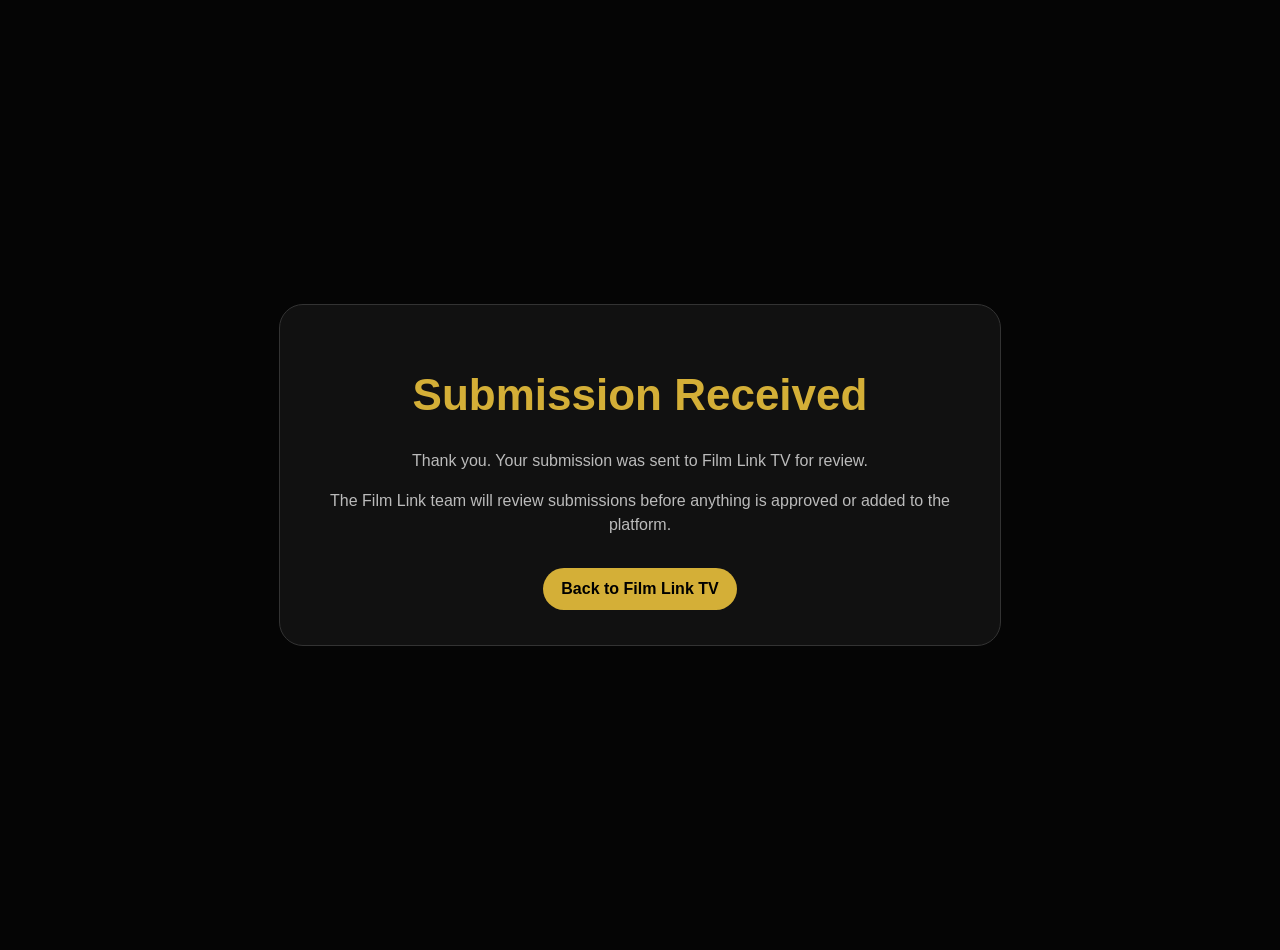
<file: thanks.html>
<!DOCTYPE html>
<html lang="en">
<head>
  <meta charset="UTF-8"/>
  <meta name="viewport" content="width=device-width, initial-scale=1.0"/>
  <title>Thank You | Film Link TV</title>
  <style>
    body{margin:0;background:#050505;color:white;font-family:Arial;display:grid;place-items:center;min-height:100vh;text-align:center;padding:25px}
    .box{max-width:650px;background:#111;border:1px solid #333;border-radius:24px;padding:35px}
    h1{color:#d4af37;font-size:44px}
    p{color:#bbb;line-height:1.5}
    a{display:inline-block;background:#d4af37;color:#000;padding:12px 18px;border-radius:999px;text-decoration:none;font-weight:900;margin-top:15px}
  </style>
</head>
<body>
  <div class="box">
    <h1>Submission Received</h1>
    <p>Thank you. Your submission was sent to Film Link TV for review.</p>
    <p>The Film Link team will review submissions before anything is approved or added to the platform.</p>
    <a href="/index.html">Back to Film Link TV</a>
  </div>
</body>
</html>
</file>
